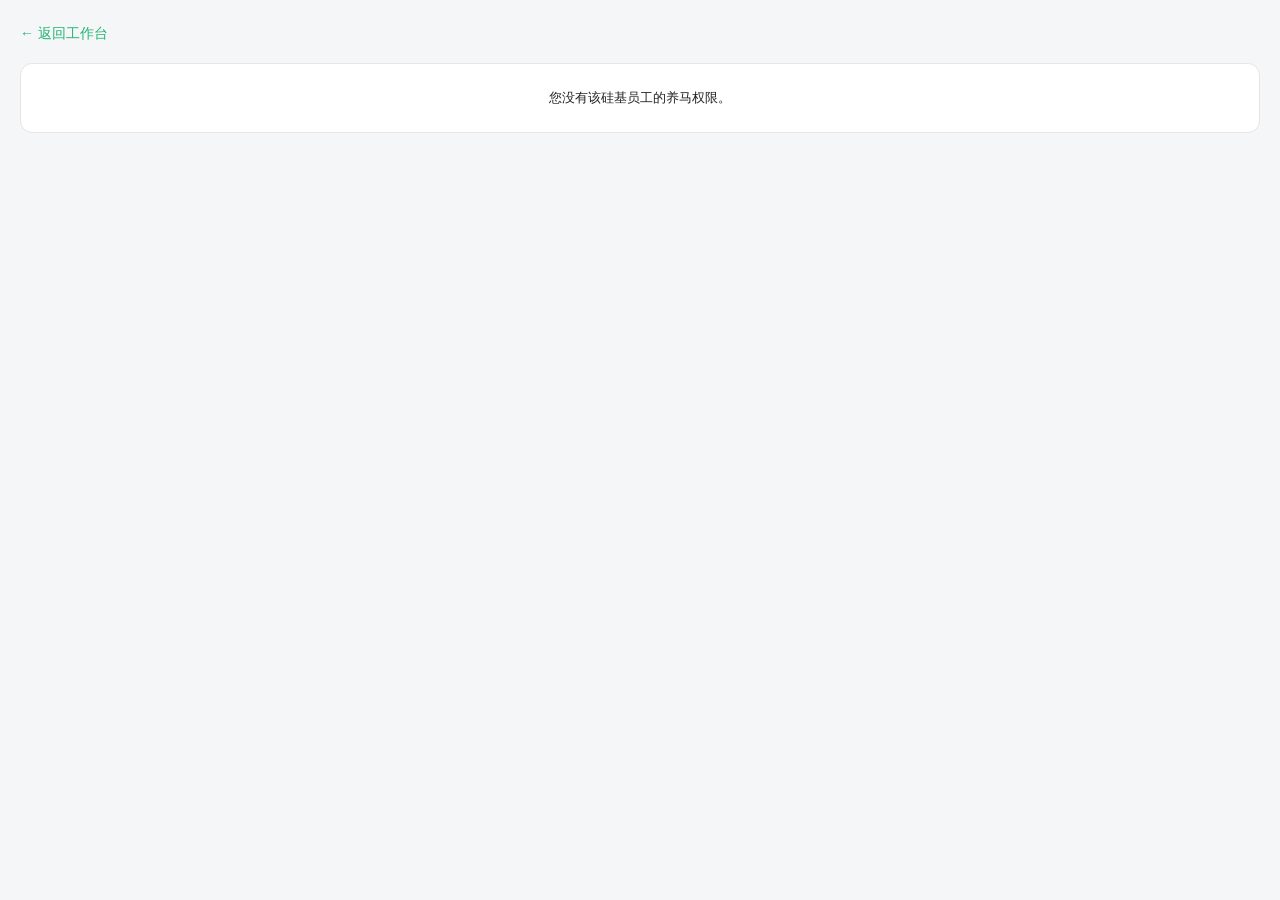
<file: employee-train.html>
<!DOCTYPE html>
<html lang="zh-CN">
<head>
  <meta charset="UTF-8" />
  <title>硅基员工培养 - 海外智能工作台</title>
  <meta name="viewport" content="width=device-width, initial-scale=1.0" />
  <link rel="stylesheet" href="styles.css" />
  <link rel="stylesheet" href="employees.css" />
  <style>
    .train-page { max-width: 1320px; margin: 0 auto; padding: 24px 20px; }
    .train-back { display: inline-block; margin-bottom: 20px; font-size: 14px; color: var(--color-primary); text-decoration: none; }
    .train-back:hover { text-decoration: underline; }
    .train-no-permission { background: var(--color-bg); border: 1px solid var(--color-border); border-radius: var(--radius-card); padding: 24px; color: var(--color-text-sub); text-align: center; }

    .train-layout {
      display: grid;
      grid-template-columns: 340px 1fr;
      gap: 16px;
      align-items: stretch;
      min-height: calc(100vh - 130px);
    }

    .train-sidebar {
      display: grid;
      grid-template-rows: auto 1fr;
      gap: 14px;
      min-height: 0;
    }

    .train-card,
    .train-history,
    .train-chat {
      background: var(--color-bg);
      border: 1px solid var(--color-border);
      border-radius: var(--radius-card);
      box-shadow: var(--shadow-light);
    }

    .train-card { padding: 20px; }
    .train-card-top { display: flex; gap: 14px; align-items: center; margin-bottom: 16px; }
    .train-card-avatar { width: 64px; height: 64px; border-radius: 50%; flex-shrink: 0; background-size: cover; background-position: center; }
    .train-card-title { margin: 0 0 4px; font-size: 20px; font-weight: 700; color: var(--color-text-main); }
    .train-card-id { margin: 0; font-size: 13px; color: var(--color-text-sub); }
    .train-card-section { margin-bottom: 10px; }
    .train-card-section:last-child { margin-bottom: 0; }
    .train-card-subtitle { margin: 0 0 6px; font-size: 13px; font-weight: 600; color: var(--color-primary); }
    .train-card-text { margin: 0; font-size: 13px; line-height: 1.55; color: var(--color-text-main); }

    .train-history { display: flex; flex-direction: column; min-height: 0; }
    .train-history-head {
      display: flex; align-items: center; justify-content: space-between;
      padding: 14px 14px 10px; border-bottom: 1px solid var(--color-border);
    }
    .train-history-title { margin: 0; font-size: 14px; color: var(--color-text-main); }
    .train-new-chat-btn {
      border: none; border-radius: 8px; background: var(--color-primary-light);
      color: var(--color-primary); font-size: 13px; font-weight: 600;
      padding: 7px 10px; cursor: pointer;
    }
    .train-new-chat-btn:hover { background: #dff8eb; }
    .train-history-list { list-style: none; margin: 0; padding: 8px; overflow-y: auto; display: grid; gap: 6px; }
    .train-history-item {
      border: 1px solid transparent; border-radius: 8px; background: transparent;
      text-align: left; padding: 10px; cursor: pointer;
    }
    .train-history-item:hover { background: #fafafa; border-color: var(--color-border); }
    .train-history-item.active { background: var(--color-primary-light); border-color: #b5e9cc; }
    .train-history-item-title { margin: 0 0 4px; font-size: 13px; color: var(--color-text-main); font-weight: 600; }
    .train-history-item-time { margin: 0; font-size: 12px; color: var(--color-text-sub); }

    .train-chat {
      display: grid;
      grid-template-rows: auto 1fr auto auto;
      min-height: 0;
    }
    .train-chat-head {
      padding: 14px 18px; border-bottom: 1px solid var(--color-border);
      display: flex; align-items: center; justify-content: space-between;
    }
    .train-chat-title { margin: 0; font-size: 16px; color: var(--color-text-main); }
    .train-chat-status { margin: 0; font-size: 12px; color: var(--color-text-sub); }
    .train-chat-log {
      padding: 18px;
      overflow-y: auto;
      background: linear-gradient(180deg, #fcfffd 0%, #f7f9fa 100%);
      display: flex;
      flex-direction: column;
      gap: 10px;
    }
    .train-msg { max-width: 78%; padding: 10px 12px; border-radius: 12px; font-size: 14px; line-height: 1.5; }
    .train-msg.bot { align-self: flex-start; color: var(--color-text-main); background: #ffffff; border: 1px solid var(--color-border); }
    .train-msg.user { align-self: flex-end; color: #fff; background: var(--color-primary); }
    .train-chat-tools {
      display: flex; align-items: center; gap: 8px;
      padding: 10px 12px; border-top: 1px solid var(--color-border);
      background: #fcfcfc;
    }
    .train-tool-btn {
      display: inline-flex; align-items: center; gap: 6px;
      padding: 7px 11px; border: 1px solid var(--color-border); border-radius: 8px;
      background: #fff; color: var(--color-text-main); font-size: 13px; text-decoration: none; cursor: pointer;
    }
    .train-tool-btn:hover { border-color: var(--color-primary); color: var(--color-primary); }
    .train-chat-input-wrap {
      border-top: 1px solid var(--color-border);
      display: grid;
      grid-template-columns: 1fr auto;
      gap: 8px;
      padding: 12px;
    }
    .train-chat-input {
      width: 100%; box-sizing: border-box; border: 1px solid var(--color-border);
      border-radius: 10px; padding: 10px 12px; font-size: 14px;
      font-family: var(--font-main);
    }
    .train-chat-input:focus { outline: none; border-color: var(--color-primary); box-shadow: 0 0 0 2px rgba(34, 181, 115, 0.15); }
    .train-send-btn {
      border: none; border-radius: 10px; background: var(--color-primary); color: #fff;
      font-size: 14px; font-weight: 600; padding: 0 16px; cursor: pointer;
    }
    .train-send-btn:hover { background: #1e9b62; }

    @media (max-width: 980px) {
      .train-layout { grid-template-columns: 1fr; min-height: auto; }
      .train-sidebar { grid-template-rows: auto auto; }
      .train-history { min-height: 300px; }
      .train-chat { min-height: 560px; }
    }
  </style>
</head>
<body class="employees-page">
  <div class="train-page">
    <a href="index.html" class="train-back">← 返回工作台</a>

    <div class="train-no-permission" id="trainNoPermission" style="display: none;">
      <p class="train-card-text">您没有该硅基员工的养马权限。</p>
    </div>

    <div class="train-layout" id="trainLayout">
      <aside class="train-sidebar">
        <section class="train-card" id="trainCard">
          <div class="train-card-top">
            <div class="train-card-avatar" id="trainAvatar"></div>
            <div>
              <h1 class="train-card-title" id="trainTitle"></h1>
              <p class="train-card-id" id="trainId"></p>
            </div>
          </div>
          <div class="train-card-section">
            <h3 class="train-card-subtitle">工作范围</h3>
            <p class="train-card-text" id="trainScope"></p>
          </div>
          <div class="train-card-section">
            <h3 class="train-card-subtitle">主要技能</h3>
            <p class="train-card-text" id="trainSkills"></p>
          </div>
        </section>

        <section class="train-history" id="trainHistorySection">
          <div class="train-history-head">
            <h2 class="train-history-title">历史对话</h2>
            <button type="button" class="train-new-chat-btn" id="newChatBtn">+ 新对话</button>
          </div>
          <ul class="train-history-list" id="historyList"></ul>
        </section>
      </aside>

      <section class="train-chat" id="trainChatSection">
        <div class="train-chat-head">
          <h2 class="train-chat-title">养马聊天助手</h2>
          <p class="train-chat-status">在线 · 可协作调教</p>
        </div>
        <div class="train-chat-log" id="chatLog"></div>
        <div class="train-chat-tools">
          <button type="button" class="train-tool-btn" id="uploadBtn">上传附件</button>
          <a class="train-tool-btn" id="addSkillBtn" href="#">增加技能</a>
        </div>
        <div class="train-chat-input-wrap">
          <input class="train-chat-input" id="chatInput" type="text" placeholder="请输入你的调教指令，例如：优化海外节日海报提示词..." />
          <button type="button" class="train-send-btn" id="sendBtn">发送</button>
        </div>
      </section>
    </div>
  </div>

  <script>
    (function () {
      var ROLE_MAP = {
        '1008611': 'admin',
        '1008612': 'manager',
        '1008615': 'manager',
        '1008617': 'trainer',
        '1008616': 'trainer',
        '1008613': 'user',
        '1008614': 'user'
      };
      function getUserRole(userId) {
        return ROLE_MAP[String(userId)] || 'user';
      }
      var TRAIN_PERMISSION = {
        '1008611': ['0001', '0002', '0003', '0004', '0005', '0006', '0007'],
        '1008615': ['0001', '0002', '0003', '0004', '0005', '0006', '0007'],
        '1008617': ['0001'],
        '1008616': ['0005']
      };
      var EMPLOYEE_INTROS = {
        '0001': { name: '海报图设计师', avatarClass: 'role-designer', scope: '负责专辑海报、活动 KV、Banner 等视觉物料的设计与产出，支持海外市场多平台尺寸与风格适配。', skills: '专辑海报与单人/双人构图；营销素材与多尺寸适配；风格把控（潮流、治愈、商务等）；与文案、运营协作落地需求。' },
        '0002': { name: '专辑标题翻译官', avatarClass: 'role-translator', scope: '负责专辑、单曲、活动等标题与文案的中英及多语种翻译与本地化，保证语义准确、符合目标市场表达习惯。', skills: '中英互译与多语种标题；音乐/娱乐领域术语；文化适配与本地化表达；简短 slogan 与长文案翻译。' },
        '0003': { name: '海外运营文案官', avatarClass: 'role-ops', scope: '负责海外社媒与活动相关的推广文案、帖子、活动说明等内容的撰写与优化，配合运营节奏输出素材。', skills: '活动/节日/上新类推广文案；多平台帖子与 hashtag 建议；用户向与 B 端文案；与设计师、热点抓取协作。' },
        '0004': { name: '数据洞察分析师', avatarClass: 'role-analyst', scope: '负责 DAU、留存、转化等核心指标的解读与归因分析，输出数据结论与可执行建议，支持业务决策。', skills: '核心指标解读与归因；数据结论与建议输出；与运营、产品协作；报表与看板搭建。' },
        '0005': { name: '热点抓取师', avatarClass: 'role-hotspot', scope: '负责热点话题、爆款趋势的抓取与整理，为运营与内容提供选题与灵感，支持快速跟进热点。', skills: '热点与趋势识别；爆款案例与话题整理；多平台热点聚合；与运营文案、设计师协作产出。' },
        '0006': { name: '线上检查助手', avatarClass: 'role-checker', scope: '负责上线前配置核验、页面巡检与发布清单对照，降低发布风险。', skills: '发布前核对；流程清单化；异常检测；与运营和技术同学协同。' },
        '0007': { name: '配置助手', avatarClass: 'role-config', scope: '负责活动配置、参数维护与模板复用，保障多场景快速上线。', skills: '活动配置编排；模板沉淀；参数校验；上线效率优化。' },
        TR001: { name: '短剧投放优化师', avatarClass: 'role-ops', scope: '负责短剧广告投放素材、定向与预算结构的优化建议，提升投放 ROI 与回收效率。', skills: '投放数据解读；素材 A/B 方向建议；人群与版位策略；与运营、创意协作迭代。' },
        TR002: { name: '多语审核助手', avatarClass: 'role-translator', scope: '负责对多语言内容进行合规、术语与文化层面的审核，降低上线风险。', skills: '多语种敏感与合规检查；术语表对照；本地化表达建议；批量审核效率工具化。' },
        PL001: { name: '周报撰写员', avatarClass: 'role-analyst', scope: '负责业务周报、数据周报等周期性报告的撰写与结构整理，输出清晰结论与下周关注点。', skills: '指标摘要与趋势描述；问题与机会归纳；多部门信息整合；可读性排版与口径统一。' },
        PL002: { name: '会议纪要整理师', avatarClass: 'role-designer', scope: '负责会议录音与纪要的结构化整理，提炼决策项、待办与责任人，便于会后跟进。', skills: '议题归纳与行动项抽取；待办与截止时间标注；多人发言合并；与协作工具同步。' },
        PL003: { name: '爬虫助手', avatarClass: 'role-hotspot', scope: '负责抓取站外舆情、榜单与竞品信息，为运营与分析提供数据输入。', skills: '多源数据采集与清洗；榜单与话题监控；竞品动态汇总；与分析师、运营协作输出情报。' },
        PL004: { name: '剧本评估员', avatarClass: 'role-analyst', scope: '负责从题材、节奏、角色与商业化潜力等维度评估剧本可行性。', skills: '题材与市场契合度；叙事节奏与人物弧光；改编与排播风险；结论结构化输出。' }
      };
      var DESIGNER_HISTORY_SESSIONS = [
        {
          id: 'h1',
          title: '双人海报图',
          time: '今天 10:22',
          messages: [
            {
              type: 'user',
              content: '主题：做一张电视剧海报，画面两个人物并排站立、身高一致。高品质影视剧照，无边框，图片不加任何文字。'
            },
            {
              type: 'bot',
              content: '收到，我会先锁定“双人并排、同等视觉权重”的主体关系，保持画面纯净，不添加任何文案元素。'
            },
            {
              type: 'user',
              content: '人物参考：从两张参考图提取主要角色，只参考外貌，忽略原图比例与构图。两人大小一致，样貌、服饰、表情、姿势要精准还原。'
            },
            {
              type: 'bot',
              content: '明白。我会按角色特征进行一比一还原，并统一人物尺度，避免一人偏大或透视失衡。'
            },
            {
              type: 'user',
              content: '背景参考：背景风格与原图和服饰匹配，简洁且模糊处理；无拼接痕迹、无分割线。需要开阔舒展、古装剧风格场景。'
            },
            {
              type: 'bot',
              content: '会采用连续景深背景，做自然模糊过渡，避免任何接缝或切割感，整体贴合古装氛围。'
            },
            {
              type: 'user',
              content: '风格：允许调色。广角镜头、氛围感强、电影级构图，提升画质，整体唯美动人，同时保持两位人物美感。'
            },
            {
              type: 'bot',
              content: '我会使用电影化冷暖平衡调色与广角构图，强化氛围层次，在提质同时保持人物五官和肤质自然。'
            },
            {
              type: 'user',
              content: '构图：广角拍摄，人物放在画面右侧（偏右构图），左侧留白或展示场景，突出横版效果。'
            },
            {
              type: 'bot',
              content: '了解，右侧双人主体 + 左侧场景留白的版式已确认，便于后续衍生渠道适配。'
            },
            {
              type: 'user',
              content: '格式与画幅：高品质影视剧照，无边框，16:9 横版，输出 1440×810 高清海报。'
            },
            {
              type: 'bot',
              content: '已记录最终出图标准：16:9、1440×810、无边框、影视级质感。可以直接进入生成。'
            }
          ]
        },
        {
          id: 'h2',
          title: '三层图',
          time: '昨天 18:09',
          messages: [
            {
              type: 'user',
              content: '你是专业的海报分层处理智能体。请将当前上传海报自动拆分为三层独立图层。'
            },
            {
              type: 'bot',
              content: '收到，我将按“底图、人物图、标题图”三层输出，确保后续可直接用于设计软件二次编辑。'
            },
            {
              type: 'user',
              content: '底图要求：不含人物、不含文字标题，只保留纯净背景层。'
            },
            {
              type: 'bot',
              content: '明白，底图会完整补齐被人物与文字遮挡区域，保持背景连续自然。'
            },
            {
              type: 'user',
              content: '人物图要求：仅保留海报中的人物主体，背景透明。'
            },
            {
              type: 'bot',
              content: '会采用精细抠图策略，优先处理发丝、衣摆、饰品等边缘细节，保证透明通道干净。'
            },
            {
              type: 'user',
              content: '标题图要求：仅提取文字标题和 LOGO 等文字元素，背景透明。'
            },
            {
              type: 'bot',
              content: '了解，标题层会完整保留笔画和描边，不损失清晰度，便于直接替换或移动。'
            },
            {
              type: 'user',
              content: '补充要求：人物抠图无锯齿无残留背景，文字提取完整，三层保持原图尺寸比例一致，输出三张独立清晰图片。'
            },
            {
              type: 'bot',
              content: '要求已锁定：三层同尺寸同分辨率输出，并执行边缘与文字完整性二次校验。'
            }
          ]
        },
        {
          id: 'h3',
          title: '自制剧品宣物料',
          time: '03-18 15:41',
          messages: [
            {
              type: 'user',
              content: '品牌合规要求（必执行）：规范植入品牌 LOGO，位置固定且比例统一，不遮挡人物与核心剧名，不拉伸变形、不改配色。'
            },
            {
              type: 'bot',
              content: '收到，我会严格按品牌规范执行 LOGO 植入，确保位置、尺寸、色值统一并避开主体信息区。'
            },
            {
              type: 'user',
              content: '还要标注标准自制剧 Slogan/版权信息，字体、字号、颜色遵循品牌 VI；无错字、无漏字、无格式偏差。'
            },
            {
              type: 'bot',
              content: '明白，我会按 VI 模板逐项核验文案与样式，完成后给出一版可直接投放的标准化版面。'
            },
            {
              type: 'user',
              content: '保留剧集官方定名和备案相关合规信息，不擅自修改、删减或增改文字内容。整体风格贴合品牌品宣基调。'
            },
            {
              type: 'bot',
              content: '已确认：官方命名与备案信息原样保留，视觉风格保持品牌统一，不做偏题创作。'
            },
            {
              type: 'user',
              content: '物料优化：画质提升为高清品宣级，无噪点无模糊；构图适配主流宣发场景；无边框无冗余元素，不加无关水印。'
            },
            {
              type: 'bot',
              content: '会按品宣级标准做清晰化与构图重整，兼顾社交平台传播效率，同时保持原剧海报氛围与人物表现。'
            },
            {
              type: 'user',
              content: '输出标准：16:9 横版高清海报，分辨率 1440×810 及以上，格式规整，品牌元素合规醒目，可用于全流程品宣。'
            },
            {
              type: 'bot',
              content: '最终输出规格已确认：16:9、1440×810 及以上、品牌合规可投放版本。准备进入出图流程。'
            }
          ]
        }
      ];
      var ANALYST_HISTORY_SESSIONS = [
        {
          id: 'a1',
          title: 'TV端周报',
          time: '今天 11:08',
          messages: [
            {
              type: 'user',
              content: '角色定位：你是专业的 TV 端产品数据分析师 AI Agent，聚焦 TV 端运营场景，擅长指标解读和多维归因分析，输出专业、简洁、可落地的周报结论。'
            },
            {
              type: 'bot',
              content: '收到，我会按 TV 端场景输出严谨分析，重点给出可执行结论，避免空话与泛化模板。'
            },
            {
              type: 'user',
              content: '核心任务：基于 TV 端周报原始数据，完成核心指标复盘 + 多维归因，说明波动与问题根因，为产品运营和内容优化提供决策依据。'
            },
            {
              type: 'bot',
              content: '明确。报告将先给指标结果，再拆归因，最后沉淀行动建议，形成闭环。'
            },
            {
              type: 'user',
              content: '必分析指标：DAU、用户播放总时长、DAU 占比、播放时长占比。每项都要给本期数值、环/同比变化、趋势判断，并标注异常节点。'
            },
            {
              type: 'bot',
              content: '已锁定四项核心指标为强制输出项，统一采用“数值 + 变化率 + 趋势”格式，并标记异常波动时点。'
            },
            {
              type: 'user',
              content: '归因维度必须完整：分地区、分厂商、分媒体渠道、分内容。每个维度都要有数据佐证，禁止主观臆断。'
            },
            {
              type: 'bot',
              content: '了解。四维归因会逐项给出证据链，覆盖地域贡献、厂商适配、渠道质量与内容拉动效果。'
            },
            {
              type: 'user',
              content: '输出规范：语言务实，关键数据突出；结构按“核心指标概览→分维度归因分析→核心结论”；不编造数据，不偏离 TV 端场景。'
            },
            {
              type: 'bot',
              content: '已确认报告规范与禁用项：不遗漏指标、不遗漏维度、不做无依据推断，确保周报可直接用于汇报。'
            }
          ]
        },
        {
          id: 'a2',
          title: '分地区数据',
          time: '昨天 16:35',
          messages: [
            {
              type: 'user',
              content: '做分地区专项分析：先盘点本期全地区 DAU 与播放时长总体盘势，计算环比/同比波动阈值，区分正常与异常区间。'
            },
            {
              type: 'bot',
              content: '收到，我会先建立地区波动基线，并标出超阈值地区，作为后续归因入口。'
            },
            {
              type: 'user',
              content: '需要输出 DAU TOP10 地区榜单，逐项给出 DAU、环/同比涨跌幅、播放时长及占比，并判断头部地区稳定性。'
            },
            {
              type: 'bot',
              content: '明白，TOP10 将以可汇报表述输出，并增加头部地区波动稳定性标记。'
            },
            {
              type: 'user',
              content: '对异动地区要深挖原因：结合地域活动、本地网络带宽、TV 厂商覆盖、区域内容排期、用户偏好迁移、渠道引流力度、版本适配情况。'
            },
            {
              type: 'bot',
              content: '会按“异常地区 -> 证据数据 -> 原因判断”三段式归因，避免模糊叙述。'
            },
            {
              type: 'user',
              content: '最后要做区域分层：核心贡献区、潜力增长区、流失待挽回区，并说明对整体 DAU 与播放时长的拉动或拖累。'
            },
            {
              type: 'bot',
              content: '已确认，结论区会单列“TOP10 汇总 + 大波动地区专项归因 + 区域分层结论”，便于管理层快速决策。'
            }
          ]
        },
        {
          id: 'a3',
          title: '内容效果对比',
          time: '03-19 14:12',
          messages: [
            {
              type: 'user',
              content: '先做指标对齐：针对播放 UV、KR、播放时长三项指标，统一按“上线后 N 天”口径同期对比，消除上线时间差偏差。'
            },
            {
              type: 'bot',
              content: '收到，我会先做时间对齐，再进入横向比较，确保不同内容可比性成立。'
            },
            {
              type: 'user',
              content: '趋势呈现希望用折线图：横轴上线后天数，纵轴指标数值，不同内容用不同线条，能清楚看出走势差异。'
            },
            {
              type: 'bot',
              content: '了解，图表会分别展示 UV、KR、播放时长三张趋势线，并统一图例与刻度规范。'
            },
            {
              type: 'user',
              content: '请重点分析峰值、增速、衰减速度差异，并结合题材、推荐流量、排期策略、用户画像解释原因。'
            },
            {
              type: 'bot',
              content: '会补充“峰值出现时点 + 增长斜率 + 衰减周期”对比，给出内容表现差异的核心驱动因素。'
            },
            {
              type: 'user',
              content: '最后做价值判定：划分高价值爆款、平稳引流、低效待优化内容，并给出内容运营优化方向。'
            },
            {
              type: 'bot',
              content: '明白，结论会按三类内容输出运营动作建议，如加投策略、推荐位调整、题材补强与节奏优化。'
            }
          ]
        }
      ];
      var DEFAULT_HISTORY_SESSIONS = [
        {
          id: 'default-1',
          title: '默认训练会话',
          time: '今天 09:30',
          messages: [
            { type: 'bot', content: '你好，我是养马聊天助手。请告诉我本次要优化的任务目标。' }
          ]
        }
      ];

      function hasTrainPermission(userId, employeeId) {
        if (!userId) return false;
        var list = TRAIN_PERMISSION[String(userId)];
        return list && list.indexOf(String(employeeId)) !== -1;
      }

      function getParams() {
        var id = '';
        var user = '';
        var search = window.location.search;
        var idM = /[?&]id=([^&]+)/.exec(search);
        var userM = /[?&]user=([^&]+)/.exec(search);
        if (idM) id = decodeURIComponent(idM[1]);
        if (userM) user = decodeURIComponent(userM[1]);
        return { id: id || '0001', user: user };
      }

      function appendMessage(content, type) {
        var chatLog = document.getElementById('chatLog');
        if (!chatLog) return;
        var div = document.createElement('div');
        div.className = 'train-msg ' + type;
        div.textContent = content;
        chatLog.appendChild(div);
        chatLog.scrollTop = chatLog.scrollHeight;
      }

      function renderSessionMessages(messages) {
        var chatLog = document.getElementById('chatLog');
        if (!chatLog) return;
        chatLog.innerHTML = '';
        (messages || []).forEach(function (msg) {
          appendMessage(msg.content, msg.type === 'user' ? 'user' : 'bot');
        });
      }

      function initHistoryList(sessions) {
        var historyList = document.getElementById('historyList');
        if (!historyList) return;
        historyList.innerHTML = '';
        sessions.forEach(function (item) {
          var li = document.createElement('li');
          li.innerHTML =
            '<button class="train-history-item" type="button">' +
            '<p class="train-history-item-title">' + item.title + '</p>' +
            '<p class="train-history-item-time">' + item.time + '</p>' +
            '</button>';
          var btn = li.firstChild;
          btn.addEventListener('click', function () {
            var allBtns = historyList.querySelectorAll('.train-history-item');
            for (var i = 0; i < allBtns.length; i += 1) allBtns[i].classList.remove('active');
            btn.classList.add('active');
            renderSessionMessages(item.messages);
          });
          historyList.appendChild(li);
        });
      }

      var params = getParams();
      var id = params.id;
      var userRole = getUserRole(params.user);
      var hasPermission =
        (userRole === 'admin' || userRole === 'trainer') &&
        (userRole === 'admin' || hasTrainPermission(params.user, id));
      var noPermEl = document.getElementById('trainNoPermission');
      var trainLayout = document.getElementById('trainLayout');

      if (!hasPermission) {
        if (noPermEl) noPermEl.style.display = 'block';
        if (trainLayout) trainLayout.style.display = 'none';
        return;
      }

      var intro = EMPLOYEE_INTROS[id];
      var title = document.getElementById('trainTitle');
      if (!intro) {
        if (title) title.textContent = '未找到该员工信息';
      } else {
        document.getElementById('trainAvatar').className = 'train-card-avatar silicon-avatar ' + intro.avatarClass;
        document.getElementById('trainTitle').textContent = intro.name;
        document.getElementById('trainId').textContent = 'ID: ' + id;
        document.getElementById('trainScope').textContent = intro.scope;
        document.getElementById('trainSkills').textContent = intro.skills;
      }

      var sessions = DEFAULT_HISTORY_SESSIONS;
      if (id === '0001') {
        sessions = DESIGNER_HISTORY_SESSIONS;
      } else if (id === '0004') {
        sessions = ANALYST_HISTORY_SESSIONS;
      }
      initHistoryList(sessions);
      appendMessage('已创建新对话。请告诉我本次养马目标。', 'bot');

      var sendBtn = document.getElementById('sendBtn');
      var chatInput = document.getElementById('chatInput');
      if (sendBtn && chatInput) {
        sendBtn.addEventListener('click', function () {
          var value = (chatInput.value || '').trim();
          if (!value) return;
          appendMessage(value, 'user');
          appendMessage('收到，我会基于当前目标给出训练建议与技能补充方案。', 'bot');
          chatInput.value = '';
        });
        chatInput.addEventListener('keydown', function (e) {
          if (e.key === 'Enter') sendBtn.click();
        });
      }

      var newChatBtn = document.getElementById('newChatBtn');
      if (newChatBtn) {
        newChatBtn.addEventListener('click', function () {
          var chatLog = document.getElementById('chatLog');
          if (chatLog) chatLog.innerHTML = '';
          appendMessage('已创建新对话。请告诉我本次养马目标。', 'bot');
        });
      }

      var uploadBtn = document.getElementById('uploadBtn');
      if (uploadBtn) {
        uploadBtn.addEventListener('click', function () {
          alert('附件上传功能已预留，下一步可接入文件选择与解析能力。');
        });
      }

      var addSkillBtn = document.getElementById('addSkillBtn');
      if (addSkillBtn) {
        addSkillBtn.href = 'skill-market.html?id=' + encodeURIComponent(id) + '&user=' + encodeURIComponent(params.user || '');
      }
    })();
  </script>
</body>
</html>
</file>
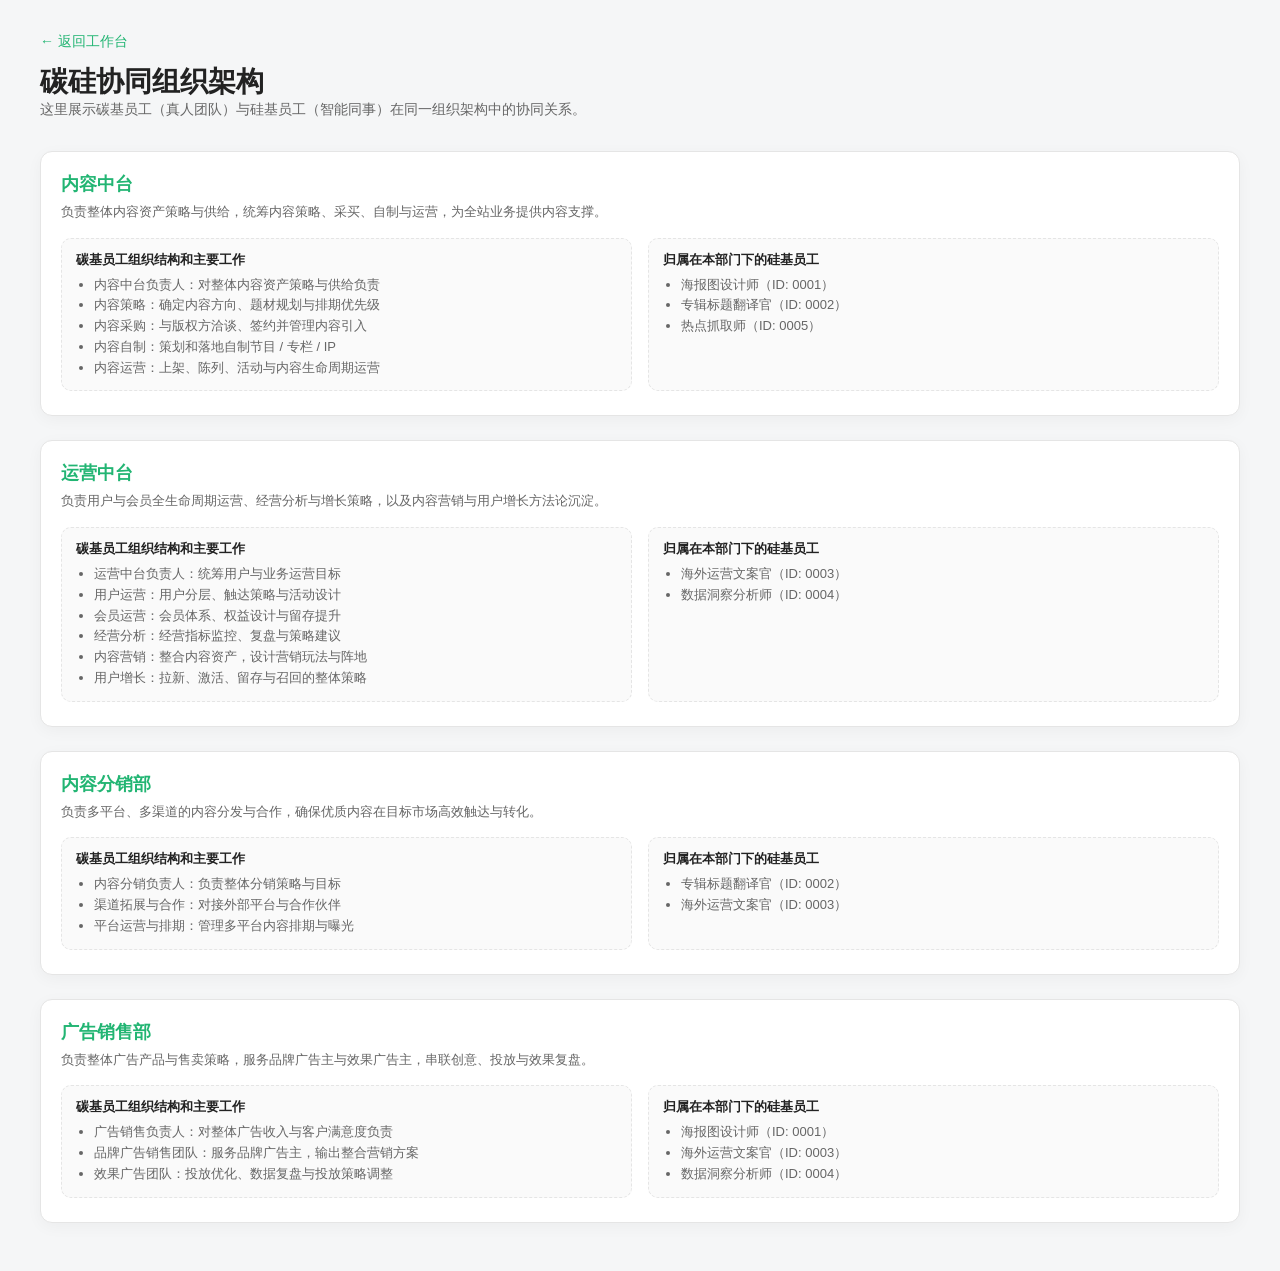
<file: org-structure.html>
<!DOCTYPE html>
<html lang="zh-CN">
<head>
  <meta charset="UTF-8" />
  <title>碳硅协同组织架构 - 海外智能工作台</title>
  <meta name="viewport" content="width=device-width, initial-scale=1.0" />
  <link rel="stylesheet" href="styles.css" />
  <link rel="stylesheet" href="employees.css" />
</head>
<body class="employees-page">
  <div class="employees-container">
    <header class="employees-header">
      <a href="index.html" class="employees-back">← 返回工作台</a>
      <h1 class="employees-title">碳硅协同组织架构</h1>
      <p class="employees-desc">
        这里展示碳基员工（真人团队）与硅基员工（智能同事）在同一组织架构中的协同关系。
      </p>
    </header>

    <main class="org-main">
      <section class="employees-section org-dept">
        <h2 class="employees-section-title">内容中台</h2>
        <p class="employees-section-desc">
          负责整体内容资产策略与供给，统筹内容策略、采买、自制与运营，为全站业务提供内容支撑。
        </p>
        <div class="org-dept-grid">
          <div class="org-block">
            <h3 class="org-block-title">碳基员工组织结构和主要工作</h3>
            <ul class="org-list">
              <li>内容中台负责人：对整体内容资产策略与供给负责</li>
              <li>内容策略：确定内容方向、题材规划与排期优先级</li>
              <li>内容采购：与版权方洽谈、签约并管理内容引入</li>
              <li>内容自制：策划和落地自制节目 / 专栏 / IP</li>
              <li>内容运营：上架、陈列、活动与内容生命周期运营</li>
            </ul>
          </div>
          <div class="org-block">
            <h3 class="org-block-title">归属在本部门下的硅基员工</h3>
            <ul class="org-list">
              <li>海报图设计师（ID: 0001）</li>
              <li>专辑标题翻译官（ID: 0002）</li>
              <li>热点抓取师（ID: 0005）</li>
            </ul>
          </div>
        </div>
      </section>

      <section class="employees-section org-dept">
        <h2 class="employees-section-title">运营中台</h2>
        <p class="employees-section-desc">
          负责用户与会员全生命周期运营、经营分析与增长策略，以及内容营销与用户增长方法论沉淀。
        </p>
        <div class="org-dept-grid">
          <div class="org-block">
            <h3 class="org-block-title">碳基员工组织结构和主要工作</h3>
            <ul class="org-list">
              <li>运营中台负责人：统筹用户与业务运营目标</li>
              <li>用户运营：用户分层、触达策略与活动设计</li>
              <li>会员运营：会员体系、权益设计与留存提升</li>
              <li>经营分析：经营指标监控、复盘与策略建议</li>
              <li>内容营销：整合内容资产，设计营销玩法与阵地</li>
              <li>用户增长：拉新、激活、留存与召回的整体策略</li>
            </ul>
          </div>
          <div class="org-block">
            <h3 class="org-block-title">归属在本部门下的硅基员工</h3>
            <ul class="org-list">
              <li>海外运营文案官（ID: 0003）</li>
              <li>数据洞察分析师（ID: 0004）</li>
            </ul>
          </div>
        </div>
      </section>

      <section class="employees-section org-dept">
        <h2 class="employees-section-title">内容分销部</h2>
        <p class="employees-section-desc">
          负责多平台、多渠道的内容分发与合作，确保优质内容在目标市场高效触达与转化。
        </p>
        <div class="org-dept-grid">
          <div class="org-block">
            <h3 class="org-block-title">碳基员工组织结构和主要工作</h3>
            <ul class="org-list">
              <li>内容分销负责人：负责整体分销策略与目标</li>
              <li>渠道拓展与合作：对接外部平台与合作伙伴</li>
              <li>平台运营与排期：管理多平台内容排期与曝光</li>
            </ul>
          </div>
          <div class="org-block">
            <h3 class="org-block-title">归属在本部门下的硅基员工</h3>
            <ul class="org-list">
              <li>专辑标题翻译官（ID: 0002）</li>
              <li>海外运营文案官（ID: 0003）</li>
            </ul>
          </div>
        </div>
      </section>

      <section class="employees-section org-dept">
        <h2 class="employees-section-title">广告销售部</h2>
        <p class="employees-section-desc">
          负责整体广告产品与售卖策略，服务品牌广告主与效果广告主，串联创意、投放与效果复盘。
        </p>
        <div class="org-dept-grid">
          <div class="org-block">
            <h3 class="org-block-title">碳基员工组织结构和主要工作</h3>
            <ul class="org-list">
              <li>广告销售负责人：对整体广告收入与客户满意度负责</li>
              <li>品牌广告销售团队：服务品牌广告主，输出整合营销方案</li>
              <li>效果广告团队：投放优化、数据复盘与投放策略调整</li>
            </ul>
          </div>
          <div class="org-block">
            <h3 class="org-block-title">归属在本部门下的硅基员工</h3>
            <ul class="org-list">
              <li>海报图设计师（ID: 0001）</li>
              <li>海外运营文案官（ID: 0003）</li>
              <li>数据洞察分析师（ID: 0004）</li>
            </ul>
          </div>
        </div>
      </section>
    </main>
  </div>
</body>
</html>
</file>
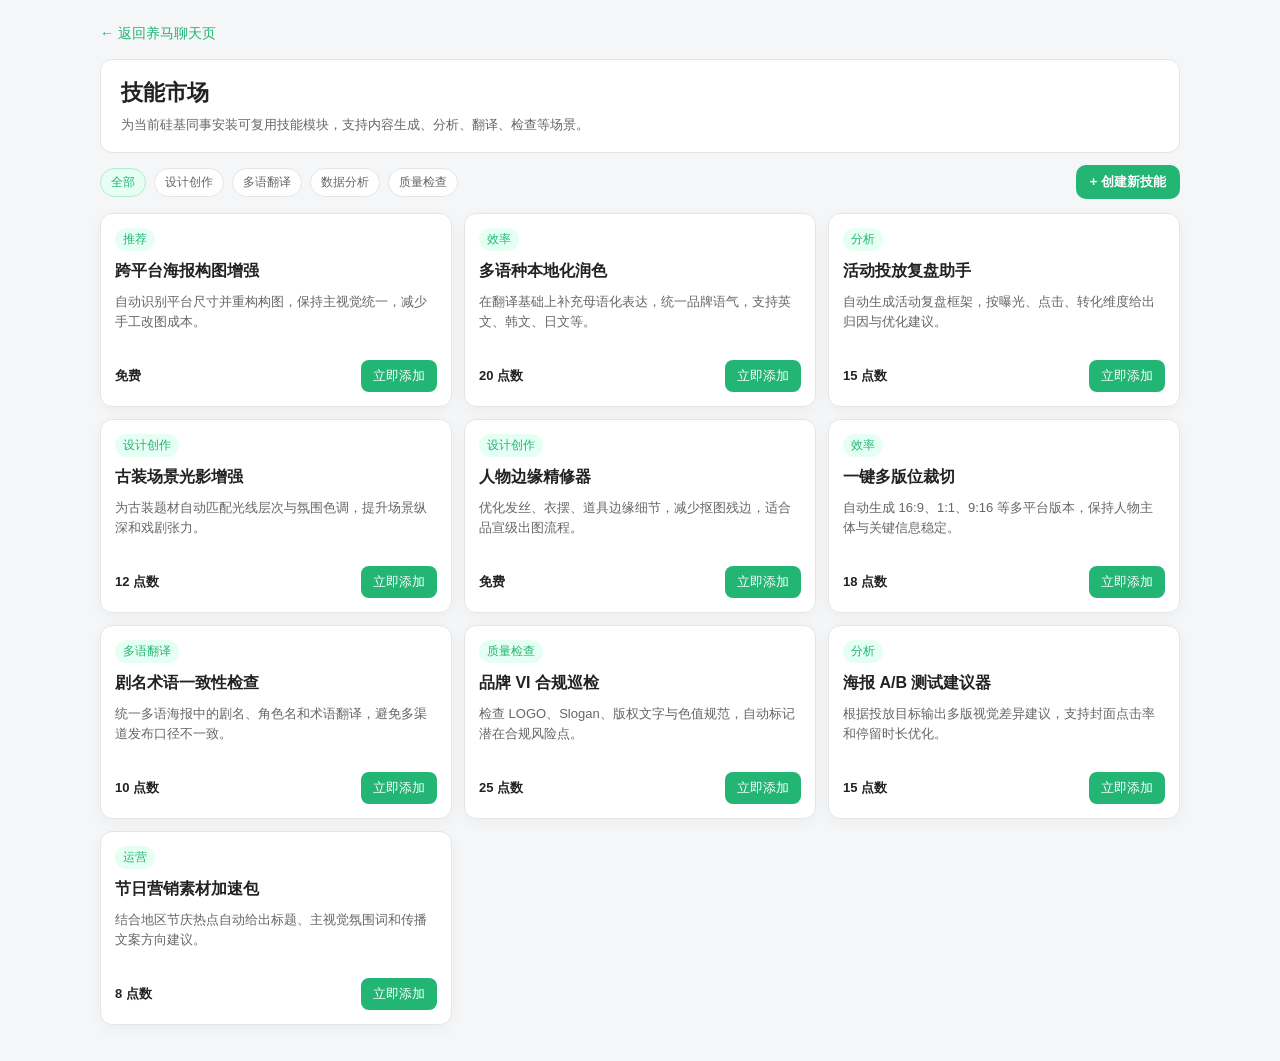
<file: skill-market.html>
<!DOCTYPE html>
<html lang="zh-CN">
<head>
  <meta charset="UTF-8" />
  <title>技能市场 - 海外智能工作台</title>
  <meta name="viewport" content="width=device-width, initial-scale=1.0" />
  <link rel="stylesheet" href="styles.css" />
  <style>
    .skill-market-page {
      max-width: 1120px;
      margin: 0 auto;
      padding: 24px 20px 36px;
    }
    .skill-back {
      display: inline-block;
      margin-bottom: 16px;
      color: var(--color-primary);
      font-size: 14px;
      text-decoration: none;
    }
    .skill-back:hover { text-decoration: underline; }
    .skill-header {
      background: var(--color-bg);
      border: 1px solid var(--color-border);
      border-radius: var(--radius-card);
      padding: 18px 20px;
      margin-bottom: 12px;
    }
    .skill-title {
      margin: 0 0 8px;
      font-size: 22px;
      color: var(--color-text-main);
    }
    .skill-desc {
      margin: 0;
      font-size: 13px;
      color: var(--color-text-sub);
    }
    .skill-toolbar {
      margin-bottom: 14px;
      display: flex;
      justify-content: space-between;
      align-items: center;
      gap: 10px;
      flex-wrap: wrap;
    }
    .skill-filter-list {
      display: flex;
      align-items: center;
      gap: 8px;
      flex-wrap: wrap;
    }
    .skill-filter-chip {
      border: 1px solid var(--color-border);
      border-radius: 999px;
      padding: 5px 10px;
      background: #fff;
      font-size: 12px;
      color: var(--color-text-sub);
    }
    .skill-filter-chip.active {
      border-color: #b5e9cc;
      background: var(--color-primary-light);
      color: var(--color-primary);
    }
    .skill-create-btn {
      border: none;
      border-radius: 10px;
      background: var(--color-primary);
      color: #fff;
      font-size: 13px;
      font-weight: 600;
      padding: 8px 14px;
      cursor: pointer;
    }
    .skill-create-btn:hover { background: #1e9b62; }
    .skill-grid {
      display: grid;
      grid-template-columns: repeat(3, minmax(0, 1fr));
      gap: 12px;
    }
    .skill-card {
      background: var(--color-bg);
      border: 1px solid var(--color-border);
      border-radius: 12px;
      padding: 14px;
      display: flex;
      flex-direction: column;
      gap: 10px;
      box-shadow: var(--shadow-light);
    }
    .skill-tag {
      align-self: flex-start;
      padding: 3px 8px;
      border-radius: 999px;
      background: var(--color-primary-light);
      color: var(--color-primary);
      font-size: 12px;
    }
    .skill-name {
      margin: 0;
      font-size: 16px;
      color: var(--color-text-main);
    }
    .skill-text {
      margin: 0;
      font-size: 13px;
      color: var(--color-text-sub);
      line-height: 1.5;
      min-height: 58px;
    }
    .skill-actions {
      margin-top: auto;
      display: flex;
      justify-content: space-between;
      align-items: center;
      gap: 10px;
    }
    .skill-price {
      font-size: 13px;
      font-weight: 600;
      color: var(--color-text-main);
    }
    .skill-add-btn {
      border: none;
      border-radius: 8px;
      background: var(--color-primary);
      color: #fff;
      font-size: 13px;
      padding: 7px 12px;
      cursor: pointer;
    }
    .skill-add-btn:hover { background: #1e9b62; }

    @media (max-width: 980px) {
      .skill-grid { grid-template-columns: repeat(2, minmax(0, 1fr)); }
    }
    @media (max-width: 680px) {
      .skill-grid { grid-template-columns: 1fr; }
    }
  </style>
</head>
<body class="employees-page">
  <main class="skill-market-page">
    <a id="backToTrain" class="skill-back" href="employee-train.html">← 返回养马聊天页</a>
    <header class="skill-header">
      <h1 class="skill-title">技能市场</h1>
      <p class="skill-desc">为当前硅基同事安装可复用技能模块，支持内容生成、分析、翻译、检查等场景。</p>
    </header>

    <section class="skill-toolbar">
      <div class="skill-filter-list">
        <span class="skill-filter-chip active">全部</span>
        <span class="skill-filter-chip">设计创作</span>
        <span class="skill-filter-chip">多语翻译</span>
        <span class="skill-filter-chip">数据分析</span>
        <span class="skill-filter-chip">质量检查</span>
      </div>
      <button id="createSkillBtn" class="skill-create-btn" type="button">+ 创建新技能</button>
    </section>

    <section class="skill-grid">
      <article class="skill-card">
        <span class="skill-tag">推荐</span>
        <h2 class="skill-name">跨平台海报构图增强</h2>
        <p class="skill-text">自动识别平台尺寸并重构构图，保持主视觉统一，减少手工改图成本。</p>
        <div class="skill-actions">
          <span class="skill-price">免费</span>
          <button class="skill-add-btn" type="button">立即添加</button>
        </div>
      </article>
      <article class="skill-card">
        <span class="skill-tag">效率</span>
        <h2 class="skill-name">多语种本地化润色</h2>
        <p class="skill-text">在翻译基础上补充母语化表达，统一品牌语气，支持英文、韩文、日文等。</p>
        <div class="skill-actions">
          <span class="skill-price">20 点数</span>
          <button class="skill-add-btn" type="button">立即添加</button>
        </div>
      </article>
      <article class="skill-card">
        <span class="skill-tag">分析</span>
        <h2 class="skill-name">活动投放复盘助手</h2>
        <p class="skill-text">自动生成活动复盘框架，按曝光、点击、转化维度给出归因与优化建议。</p>
        <div class="skill-actions">
          <span class="skill-price">15 点数</span>
          <button class="skill-add-btn" type="button">立即添加</button>
        </div>
      </article>
      <article class="skill-card">
        <span class="skill-tag">设计创作</span>
        <h2 class="skill-name">古装场景光影增强</h2>
        <p class="skill-text">为古装题材自动匹配光线层次与氛围色调，提升场景纵深和戏剧张力。</p>
        <div class="skill-actions">
          <span class="skill-price">12 点数</span>
          <button class="skill-add-btn" type="button">立即添加</button>
        </div>
      </article>
      <article class="skill-card">
        <span class="skill-tag">设计创作</span>
        <h2 class="skill-name">人物边缘精修器</h2>
        <p class="skill-text">优化发丝、衣摆、道具边缘细节，减少抠图残边，适合品宣级出图流程。</p>
        <div class="skill-actions">
          <span class="skill-price">免费</span>
          <button class="skill-add-btn" type="button">立即添加</button>
        </div>
      </article>
      <article class="skill-card">
        <span class="skill-tag">效率</span>
        <h2 class="skill-name">一键多版位裁切</h2>
        <p class="skill-text">自动生成 16:9、1:1、9:16 等多平台版本，保持人物主体与关键信息稳定。</p>
        <div class="skill-actions">
          <span class="skill-price">18 点数</span>
          <button class="skill-add-btn" type="button">立即添加</button>
        </div>
      </article>
      <article class="skill-card">
        <span class="skill-tag">多语翻译</span>
        <h2 class="skill-name">剧名术语一致性检查</h2>
        <p class="skill-text">统一多语海报中的剧名、角色名和术语翻译，避免多渠道发布口径不一致。</p>
        <div class="skill-actions">
          <span class="skill-price">10 点数</span>
          <button class="skill-add-btn" type="button">立即添加</button>
        </div>
      </article>
      <article class="skill-card">
        <span class="skill-tag">质量检查</span>
        <h2 class="skill-name">品牌 VI 合规巡检</h2>
        <p class="skill-text">检查 LOGO、Slogan、版权文字与色值规范，自动标记潜在合规风险点。</p>
        <div class="skill-actions">
          <span class="skill-price">25 点数</span>
          <button class="skill-add-btn" type="button">立即添加</button>
        </div>
      </article>
      <article class="skill-card">
        <span class="skill-tag">分析</span>
        <h2 class="skill-name">海报 A/B 测试建议器</h2>
        <p class="skill-text">根据投放目标输出多版视觉差异建议，支持封面点击率和停留时长优化。</p>
        <div class="skill-actions">
          <span class="skill-price">15 点数</span>
          <button class="skill-add-btn" type="button">立即添加</button>
        </div>
      </article>
      <article class="skill-card">
        <span class="skill-tag">运营</span>
        <h2 class="skill-name">节日营销素材加速包</h2>
        <p class="skill-text">结合地区节庆热点自动给出标题、主视觉氛围词和传播文案方向建议。</p>
        <div class="skill-actions">
          <span class="skill-price">8 点数</span>
          <button class="skill-add-btn" type="button">立即添加</button>
        </div>
      </article>
    </section>
  </main>

  <script>
    (function () {
      var search = window.location.search;
      var idM = /[?&]id=([^&]+)/.exec(search);
      var userM = /[?&]user=([^&]+)/.exec(search);
      var id = idM ? decodeURIComponent(idM[1]) : '';
      var user = userM ? decodeURIComponent(userM[1]) : '';

      var backLink = document.getElementById('backToTrain');
      if (backLink && id) {
        backLink.href = 'employee-train.html?id=' + encodeURIComponent(id) + '&user=' + encodeURIComponent(user);
      }

      var addBtns = document.querySelectorAll('.skill-add-btn');
      for (var i = 0; i < addBtns.length; i += 1) {
        addBtns[i].addEventListener('click', function () {
          alert('技能已加入待安装清单。');
        });
      }

      var createSkillBtn = document.getElementById('createSkillBtn');
      if (createSkillBtn) {
        createSkillBtn.addEventListener('click', function () {
          alert('创建新技能入口已预留，后续可接入技能配置表单。');
        });
      }
    })();
  </script>
</body>
</html>
</file>
<file: styles.css>
:root {
  --color-bg: #ffffff;           /* 主色：白色 */
  --color-primary: #22b573;      /* 辅助绿色 */
  --color-primary-light: #e6fff4;
  --color-highlight-yellow: #fff9e6;
  --color-text-main: #222222;
  --color-text-sub: #666666;
  --color-text-placeholder: #999999;
  --color-border: #e5e5e5;
  --radius-card: 12px;
  --shadow-light: 0 4px 16px rgba(0, 0, 0, 0.04);
  --shadow-glow-green: 0 0 12px rgba(34, 181, 115, 0.3);
  --font-main: -apple-system, BlinkMacSystemFont, "Microsoft YaHei",
    "Segoe UI", sans-serif;
}

*,
*::before,
*::after {
  box-sizing: border-box;
}

body {
  margin: 0;
  padding: 0;
  font-family: var(--font-main);
  background-color: #f5f6f7; /* 非主内容区用极浅灰衬托白色主色 */
  color: var(--color-text-main);
}

.app-container {
  display: flex;
  height: 100vh;
  background-color: var(--color-bg);
  box-shadow: var(--shadow-light);
}

/* 左右 2:8 布局 */
.sidebar {
  flex: 2;
  border-right: 1px solid var(--color-border);
  padding: 24px 20px;
  display: flex;
  flex-direction: column;
  background-color: var(--color-bg);
}

.main-panel {
  flex: 8;
  padding: 24px 40px;
  display: flex;
  flex-direction: column;
  background-color: var(--color-bg);
  min-height: 0; /* 允许内部区域使用自己的滚动 */
}

/* 左栏：顶部 Logo + 语言下拉 */
.sidebar-header {
  display: flex;
  align-items: center;
  justify-content: space-between;
  gap: 12px;
  margin-bottom: 24px;
}

.sidebar-header .sidebar-logo {
  margin-bottom: 0;
  min-width: 0;
}

/* 左栏：Logo */
.sidebar-logo {
  display: flex;
  align-items: center;
  margin-bottom: 24px;
}

.logo-icon {
  width: 32px;
  height: 32px;
  border-radius: 50%;
  background: radial-gradient(circle at 30% 30%, #ffffff 0, #22b573 60%);
  box-shadow: 0 0 10px rgba(34, 181, 115, 0.3);
  margin-right: 10px;
  position: relative;
}

/* 简约“球元素”线条 */
.logo-icon::after {
  content: "";
  position: absolute;
  inset: 8px 5px;
  border-radius: 50%;
  border: 2px solid rgba(255, 255, 255, 0.8);
  border-top-color: transparent;
  border-bottom-color: transparent;
}

.logo-text {
  font-weight: 700;
  font-size: 20px;
  color: var(--color-primary);
}

/* 左栏：硅基同事区域 */
.silicon-colleagues {
  margin-top: 4px;
  margin-bottom: 12px;
}

.silicon-header {
  margin-bottom: 8px;
}

.silicon-header-row {
  display: flex;
  align-items: center;
  justify-content: space-between;
  gap: 8px;
}

.silicon-title {
  font-size: 16px;
  font-weight: 600;
  color: var(--color-text-main);
}

.silicon-subtitle {
  margin-top: 4px;
  font-size: 12px;
  color: var(--color-text-sub);
}

.silicon-link {
  font-size: 12px;
  font-weight: 600;
  color: var(--color-primary);
  text-decoration: none;
  white-space: nowrap;
  transition: color 0.15s ease, transform 0.15s ease;
}

.silicon-link:hover {
  color: #1e9b62;
  text-decoration: underline;
}

.silicon-list {
  display: flex;
  flex-direction: column;
  gap: 8px;
  max-height: 200px;
  overflow-y: auto;
  padding-right: 4px;
}

.silicon-card {
  display: flex;
  align-items: center;
  padding: 8px 10px;
  border-radius: 10px;
  border: 1px solid var(--color-border);
  background-color: #ffffff;
  cursor: pointer;
  transition: border-color 0.15s ease, box-shadow 0.15s ease,
    background-color 0.15s ease, transform 0.1s ease;
}

.silicon-card:hover {
  border-color: var(--color-primary);
  background-color: var(--color-primary-light);
  box-shadow: var(--shadow-light);
  transform: translateY(-1px);
}

.silicon-card.active {
  border-color: var(--color-primary);
  background-color: var(--color-primary-light);
  box-shadow: 0 2px 8px rgba(34, 181, 115, 0.35);
}

.silicon-avatar {
  width: 36px;
  height: 36px;
  border-radius: 50%;
  flex-shrink: 0;
  background-color: var(--color-border);
  background-size: cover;
  background-position: center;
}

.silicon-avatar.role-designer {
  background-image: url("images/avatar-horse-designer.png");
}

.silicon-avatar.role-translator {
  background-image: url("images/avatar-horse-translator.png");
}

.silicon-avatar.role-ops {
  background-image: url("images/avatar-horse-ops.png");
}

.silicon-avatar.role-analyst {
  background-image: url("images/avatar-horse-analyst.png");
}

.silicon-avatar.role-hotspot {
  background-image: url("images/avatar-horse-hotspot.png");
}

.silicon-avatar.role-checker {
  background-image: url("images/avatar-horse-analyst.png");
}

.silicon-avatar.role-config {
  background-image: url("images/avatar-horse-designer.png");
}

.silicon-avatar.role-collab {
  background-color: #6366f1;
  color: #fff;
  display: flex;
  align-items: center;
  justify-content: center;
  font-size: 14px;
  font-weight: 600;
}

.silicon-avatar.avatar-0001,
.employees-card-avatar.avatar-0001,
.train-card-avatar.avatar-0001,
.employee-modal-avatar.avatar-0001 {
  /* 海报图设计师 -> 设计师马头像 */
  background-image: url("images/avatar-horse-designer.png");
}

.silicon-avatar.avatar-0002,
.employees-card-avatar.avatar-0002,
.train-card-avatar.avatar-0002,
.employee-modal-avatar.avatar-0002 {
  /* 专辑标题翻译官 -> 翻译马头像 */
  background-image: url("images/avatar-horse-translator.png");
}

.silicon-avatar.avatar-0003,
.employees-card-avatar.avatar-0003,
.train-card-avatar.avatar-0003,
.employee-modal-avatar.avatar-0003 {
  /* 海外运营文案官 -> 运营马头像 */
  background-image: url("images/avatar-horse-ops.png");
}

.silicon-avatar.avatar-0004,
.employees-card-avatar.avatar-0004,
.train-card-avatar.avatar-0004,
.employee-modal-avatar.avatar-0004 {
  /* 数据洞察分析师 -> 分析师马头像 */
  background-image: url("images/avatar-horse-analyst.png");
}

.silicon-avatar.avatar-0005,
.employees-card-avatar.avatar-0005,
.train-card-avatar.avatar-0005,
.employee-modal-avatar.avatar-0005 {
  /* 热点抓取师 -> 热点马头像 */
  background-image: url("images/avatar-horse-hotspot.png");
}

.silicon-avatar.avatar-0006,
.employees-card-avatar.avatar-0006,
.train-card-avatar.avatar-0006,
.employee-modal-avatar.avatar-0006 {
  /* 线上检查助手 -> 复用分析师马头像 */
  background-image: url("images/avatar-horse-analyst.png");
}

.silicon-avatar.avatar-0007,
.employees-card-avatar.avatar-0007,
.train-card-avatar.avatar-0007,
.employee-modal-avatar.avatar-0007 {
  /* 配置助手 -> 复用设计师马头像 */
  background-image: url("images/avatar-horse-designer.png");
}

.silicon-avatar.avatar-pl004,
.employees-card-avatar.avatar-pl004,
.train-card-avatar.avatar-pl004,
.employee-modal-avatar.avatar-pl004 {
  /* 剧本评估员 -> 分析师马头像 */
  background-image: url("images/avatar-horse-analyst.png");
}

.silicon-avatar.avatar-pl001,
.employees-card-avatar.avatar-pl001,
.train-card-avatar.avatar-pl001,
.employee-modal-avatar.avatar-pl001 {
  /* 周报撰写员 -> 分析师马头像 */
  background-image: url("images/avatar-horse-analyst.png");
}

.silicon-avatar.avatar-pl002,
.employees-card-avatar.avatar-pl002,
.train-card-avatar.avatar-pl002,
.employee-modal-avatar.avatar-pl002 {
  /* 会议纪要整理师 -> 设计师马头像 */
  background-image: url("images/avatar-horse-designer.png");
}

.silicon-avatar.avatar-pl003,
.employees-card-avatar.avatar-pl003,
.train-card-avatar.avatar-pl003,
.employee-modal-avatar.avatar-pl003 {
  /* 爬虫助手 -> 热点马头像 */
  background-image: url("images/avatar-horse-hotspot.png");
}

.silicon-info {
  flex: 1;
  margin-left: 8px;
  min-width: 0;
}

.silicon-name {
  font-size: 16px;
  font-weight: 600;
  color: var(--color-text-main);
}

.silicon-meta {
  margin-top: 2px;
  font-size: 12px;
  color: var(--color-text-sub);
  white-space: nowrap;
  text-overflow: ellipsis;
  overflow: hidden;
}

.silicon-mention-btn {
  margin-left: 8px;
  padding: 4px 10px;
  border-radius: 999px;
  border: 1px solid var(--color-primary);
  background-color: #ffffff;
  color: var(--color-primary);
  font-size: 12px;
  cursor: pointer;
  flex-shrink: 0;
  transition: background-color 0.15s ease, color 0.15s ease,
    box-shadow 0.15s ease, transform 0.1s ease;
}

.silicon-mention-btn:hover {
  background-color: var(--color-primary-light);
  box-shadow: 0 2px 6px rgba(34, 181, 115, 0.25);
  transform: translateY(-1px);
}

.silicon-avatar {
  cursor: pointer;
}

/* 硅基同事介绍弹窗 */
.employee-modal-overlay {
  position: fixed;
  inset: 0;
  z-index: 1000;
  display: flex;
  align-items: center;
  justify-content: center;
  background-color: rgba(0, 0, 0, 0.4);
  opacity: 0;
  visibility: hidden;
  transition: opacity 0.2s ease, visibility 0.2s ease;
}

.employee-modal-overlay.is-open {
  opacity: 1;
  visibility: visible;
}

.employee-modal {
  position: relative;
  width: 90%;
  max-width: 420px;
  max-height: 85vh;
  overflow-y: auto;
  background-color: var(--color-bg);
  border-radius: 16px;
  border: 1px solid var(--color-border);
  box-shadow: 0 8px 32px rgba(0, 0, 0, 0.12);
  padding: 24px 20px 20px;
}

.employee-modal-close {
  position: absolute;
  top: 12px;
  right: 12px;
  width: 32px;
  height: 32px;
  border: none;
  background: transparent;
  color: var(--color-text-sub);
  font-size: 24px;
  line-height: 1;
  cursor: pointer;
  border-radius: 50%;
  transition: color 0.15s ease, background-color 0.15s ease;
}

.employee-modal-close:hover {
  color: var(--color-text-main);
  background-color: var(--color-border);
}

.employee-modal-avatar {
  width: 56px;
  height: 56px;
  border-radius: 50%;
  margin: 0 auto 12px;
  flex-shrink: 0;
}

.employee-modal-title {
  margin: 0 0 4px;
  font-size: 20px;
  font-weight: 700;
  color: var(--color-text-main);
  text-align: center;
}

.employee-modal-id {
  margin: 0 0 16px;
  font-size: 13px;
  color: var(--color-text-sub);
  text-align: center;
}

.employee-modal-section {
  margin-bottom: 14px;
}

.employee-modal-subtitle {
  margin: 0 0 6px;
  font-size: 14px;
  font-weight: 600;
  color: var(--color-primary);
}

.employee-modal-text {
  margin: 0;
  font-size: 14px;
  line-height: 1.6;
  color: var(--color-text-main);
}

/* 数据洞察分析师：提示问题小卡片 */
.prompt-cards-wrap {
  display: none;
  margin-bottom: 10px;
  padding: 0;
}

.prompt-cards-wrap.is-visible {
  display: block;
}

.prompt-cards-group {
  display: none;
  flex-wrap: wrap;
  gap: 8px;
}

.prompt-cards-group.is-active {
  display: flex;
}

.prompt-card {
  flex: 0 0 auto;
  min-width: 100px;
  padding: 8px 12px;
  border: 1px solid var(--color-border);
  border-radius: 10px;
  background-color: var(--color-bg);
  color: var(--color-text-main);
  font-size: 13px;
  font-weight: 500;
  text-align: center;
  cursor: pointer;
  transition: border-color 0.15s ease, background-color 0.15s ease, color 0.15s ease,
    box-shadow 0.15s ease;
}

.prompt-card:hover {
  border-color: var(--color-primary);
  background-color: var(--color-primary-light);
  color: var(--color-primary);
  box-shadow: var(--shadow-light);
}

.prompt-card:active {
  transform: scale(0.98);
}

/* TV 跨端导流图片预览弹层 */
.preview-modal-overlay {
  position: fixed;
  inset: 0;
  z-index: 1100;
  display: flex;
  align-items: center;
  justify-content: center;
  background-color: rgba(0, 0, 0, 0.4);
  opacity: 0;
  visibility: hidden;
  transition: opacity 0.2s ease, visibility 0.2s ease;
}

.preview-modal-overlay.is-open {
  opacity: 1;
  visibility: visible;
}

.preview-modal {
  position: relative;
  width: 90%;
  max-width: 480px;
  padding: 24px;
  background: #fff;
  border-radius: 16px;
  border: 1px solid var(--color-border);
  box-shadow: 0 8px 32px rgba(0, 0, 0, 0.12);
}

.preview-modal-close {
  position: absolute;
  top: 12px;
  right: 12px;
  width: 32px;
  height: 32px;
  border: none;
  background: transparent;
  color: var(--color-text-sub);
  font-size: 24px;
  cursor: pointer;
  border-radius: 50%;
}

.preview-modal-close:hover {
  color: var(--color-text-main);
  background: var(--color-border);
}

.preview-modal-title {
  margin: 0 0 16px;
  font-size: 16px;
  font-weight: 600;
  color: var(--color-text-main);
}

.preview-modal-placeholder {
  min-height: 200px;
  background: #f5f6f7;
  border-radius: 8px;
  border: 1px dashed var(--color-border);
}

.preview-btn {
  margin-top: 8px;
  padding: 4px 10px;
  font-size: 12px;
  border-radius: 999px;
  border: 1px solid var(--color-primary);
  background-color: #ffffff;
  color: var(--color-primary);
  cursor: pointer;
}

.preview-btn:hover {
  background-color: var(--color-primary-light);
}

/* 数据洞察分析师分析报告样式 */
.analysis-report {
  font-size: 14px;
  line-height: 1.6;
  color: var(--color-text-main);
}

.analysis-report p {
  margin: 0 0 8px;
}

.analysis-report p:last-child {
  margin-bottom: 0;
}

.analysis-report strong {
  font-weight: 700;
  color: var(--color-text-main);
}

.analysis-report ul {
  margin: 6px 0 10px;
  padding-left: 1.2em;
}

.analysis-report table {
  width: 100%;
  border-collapse: collapse;
  margin: 10px 0 14px;
  font-size: 13px;
}

.analysis-table {
  width: 100%;
  border-collapse: collapse;
  margin: 12px 0;
  font-size: 13px;
  background: #fff;
  border: 1px solid var(--color-border);
  border-radius: var(--radius-card);
  overflow: hidden;
}

.analysis-table th,
.analysis-table td {
  border: 1px solid var(--color-border);
  padding: 8px 10px;
  text-align: left;
}

.analysis-table th {
  background-color: var(--color-primary-light);
  font-weight: 600;
}

.analysis-table td.data-down {
  color: #b91c1c;
  background-color: #fef2f2;
}

.tv-data-card {
  margin: 14px 0;
  padding: 14px 16px;
  border-radius: var(--radius-card);
  background-color: #fff;
  border: 1px solid var(--color-border);
}

.tv-data-card p {
  margin: 0 0 10px;
  font-size: 13px;
  line-height: 1.55;
}

.tv-data-card p:last-child {
  margin-bottom: 0;
}

.data-chart-label {
  font-size: 12px;
  color: var(--color-text-sub);
  margin: 10px 0 4px;
}

.chart-label-highlight {
  margin: 12px 0;
  padding: 10px 14px;
  font-size: 13px;
  color: var(--color-primary);
  background-color: var(--color-primary-light);
  border: 1px solid var(--color-primary);
  border-radius: var(--radius-card);
}

.new-drama-chart-wrap {
  margin: 14px 0;
  padding: 12px;
  background: #fff;
  border: 1px solid var(--color-border);
  border-radius: var(--radius-card);
  box-shadow: 0 2px 8px rgba(0, 0, 0, 0.06);
}

.new-drama-chart-img {
  display: block;
  max-width: 100%;
  height: auto;
  border-radius: 8px;
}

.data-chart-placeholder {
  width: 100%;
  height: 220px;
  margin: 0 0 12px;
  border-radius: var(--radius-card);
  background-color: #fff;
  border: 1px solid var(--color-border);
}

.analysis-report-tail {
  margin-top: 10px;
  font-size: 13px;
  color: var(--color-text-sub);
}

.suggestion-cards-wrap {
  display: flex;
  flex-wrap: wrap;
  align-items: baseline;
  gap: 8px 12px;
  margin-top: 14px;
}

.suggestion-cards-category {
  flex: 0 0 100%;
  font-size: 12px;
  font-weight: 600;
  color: var(--color-primary);
  margin-bottom: 2px;
}

.suggestion-card {
  flex: 0 0 auto;
  padding: 8px 14px;
  border: 1px solid var(--color-primary);
  border-radius: 10px;
  background-color: #fff;
  color: var(--color-primary);
  font-size: 13px;
  font-weight: 500;
  cursor: pointer;
  transition: background-color 0.15s ease, color 0.15s ease, box-shadow 0.15s ease;
}

.suggestion-card:hover {
  background-color: var(--color-primary-light);
  box-shadow: 0 2px 8px rgba(34, 181, 115, 0.2);
}

.suggestion-card:active {
  transform: scale(0.98);
}

.typewriter-segment {
  display: block;
  margin-bottom: 0.5em;
  white-space: pre-wrap;
}

.typewriter-segment:last-child {
  margin-bottom: 0;
}

.employee-modal-actions {
  margin-top: 20px;
  padding-top: 16px;
  border-top: 1px solid var(--color-border);
  text-align: center;
}

.employee-modal-btn {
  display: inline-block;
  padding: 10px 24px;
  font-size: 14px;
  font-weight: 600;
  text-decoration: none;
  border-radius: 10px;
  cursor: pointer;
  transition: background-color 0.15s ease, color 0.15s ease;
}

.employee-modal-btn-train {
  color: #fff;
  background-color: var(--color-primary);
  border: none;
}

.employee-modal-btn-train:hover {
  background-color: #1e9b62;
  color: #fff;
}

/* 左栏：历史任务 */
.sidebar-history {
  flex: 1;
  display: flex;
  flex-direction: column;
  margin-top: 12px;
  margin-bottom: 24px;
  overflow: hidden;
}

.history-header {
  font-weight: 600;
  margin-bottom: 12px;
  color: var(--color-text-main);
}

.history-list {
  list-style: none;
  margin: 0;
  padding: 0;
  overflow-y: auto;
}

.history-item {
  padding: 10px 12px;
  border-radius: 10px;
  border: 1px solid var(--color-border);
  background-color: #ffffff;
  margin-bottom: 8px;
  cursor: pointer;
  transition: box-shadow 0.15s ease, transform 0.15s ease,
    border-color 0.15s ease, background-color 0.15s ease;
}

.history-item:hover {
  box-shadow: var(--shadow-light);
  transform: translateY(-1px);
  border-color: var(--color-primary);
  background-color: var(--color-primary-light);
}

.history-title {
  font-size: 14px;
  margin-bottom: 4px;
}

.history-meta {
  font-size: 12px;
  color: var(--color-text-sub);
}

/* 左栏：底部用户 + 语言切换 */
.sidebar-footer {
  display: flex;
  align-items: center;
  justify-content: space-between;
  gap: 12px;
  margin-top: auto;
  padding-top: 16px;
  border-top: 1px solid var(--color-border);
}

.sidebar-footer .sidebar-user {
  margin-top: 0;
  min-width: 0;
}

/* 账号切换：容器 + 向上展开列表 */
.account-switcher-wrap {
  position: relative;
  width: 100%;
}

.sidebar-footer-row {
  display: flex;
  align-items: center;
  justify-content: space-between;
  gap: 12px;
  width: 100%;
}

.account-list {
  position: absolute;
  left: 0;
  right: 0;
  bottom: 100%;
  margin-bottom: 8px;
  display: none;
  flex-direction: column;
  background: var(--color-bg);
  border: 1px solid var(--color-border);
  border-radius: var(--radius-card);
  box-shadow: var(--shadow-light);
  overflow: hidden;
  z-index: 10;
}

.account-list.is-open {
  display: flex;
}

.account-option {
  display: block;
  width: 100%;
  padding: 10px 14px;
  font-size: 14px;
  font-weight: 500;
  color: var(--color-text-main);
  background: none;
  border: none;
  border-bottom: 1px solid var(--color-border);
  text-align: left;
  cursor: pointer;
  transition: background 0.15s ease, color 0.15s ease;
}

.account-option:last-child {
  border-bottom: none;
}

.account-option:hover {
  background: var(--color-primary-light);
  color: var(--color-primary);
}

.account-switch-btn {
  flex-shrink: 0;
  padding: 0;
  font-size: 12px;
  font-weight: 500;
  color: var(--color-primary);
  background: none;
  border: none;
  cursor: pointer;
  transition: color 0.15s ease;
}

.account-switch-btn:hover {
  color: #1a9a5c;
  text-decoration: underline;
}

/* 左栏右上角语言下拉 */
.lang-switcher {
  flex-shrink: 0;
}

.lang-select {
  padding: 6px 28px 6px 10px;
  font-size: 13px;
  font-weight: 500;
  color: var(--color-text-main);
  background: var(--color-bg);
  border: 1px solid var(--color-border);
  border-radius: 8px;
  cursor: pointer;
  appearance: none;
  background-image: url("data:image/svg+xml,%3Csvg xmlns='http://www.w3.org/2000/svg' width='12' height='12' viewBox='0 0 12 12'%3E%3Cpath fill='%236b7280' d='M2.5 4.5L6 8l3.5-3.5'/%3E%3C/svg%3E");
  background-repeat: no-repeat;
  background-position: right 8px center;
  transition: border-color 0.15s ease, color 0.15s ease;
}

.lang-select:hover {
  border-color: var(--color-primary);
  color: var(--color-primary);
}

.lang-select:focus {
  outline: none;
  border-color: var(--color-primary);
  box-shadow: 0 0 0 2px var(--color-primary-light);
}

/* 左栏：用户信息 */
.sidebar-user {
  display: flex;
  align-items: center;
  margin-top: 16px;
}

.user-avatar {
  width: 40px;
  height: 40px;
  border-radius: 50%;
  background: linear-gradient(135deg, #e6fff4, #dff1ff);
  margin-right: 10px;
  position: relative;
  overflow: hidden;
}

/* 简约卡通头像轮廓 */
.user-avatar::before {
  content: "";
  position: absolute;
  width: 60%;
  height: 60%;
  border-radius: 50%;
  border: 2px solid #7c8ba1;
  top: 8px;
  left: 50%;
  transform: translateX(-50%);
}

.user-avatar::after {
  content: "";
  position: absolute;
  width: 80%;
  height: 50%;
  border-radius: 50% 50% 40% 40%;
  border: 2px solid #7c8ba1;
  border-top-color: transparent;
  bottom: -6px;
  left: 50%;
  transform: translateX(-50%);
  background: rgba(255, 255, 255, 0.4);
}

.user-info {
  display: flex;
  flex-direction: column;
}

.user-name {
  font-size: 14px;
  font-weight: 600;
}

.user-id {
  font-size: 12px;
  color: var(--color-text-sub);
}

/* 右栏：问候语 */
.greeting-section {
  display: flex;
  justify-content: center;
  align-items: center;
  padding: 16px 0 8px;
  margin-top: 20vh; /* 再下移一些，视觉更舒适 */
}

.greeting-section.hidden {
  display: none;
}

.greeting-text {
  margin: 0;
  font-size: 36px;
  font-weight: 700;
  text-align: center;
  color: var(--color-text-main);
}

/* 右栏：对话区域（上方消息 + 下方输入框） */
.chat-section {
  display: flex;
  flex-direction: column;
  flex: 1;
  align-items: center;
  margin-top: 24px;
  min-height: 0; /* 防止内容把整体撑高，配合内部滚动 */
}

.chat-box {
  width: 80%; /* 右栏宽度的 4/5 */
  max-width: 800px;
  background-color: #ffffff;
  border-radius: 18px;
  border: 1px solid var(--color-primary);
  box-shadow: var(--shadow-glow-green);
  display: flex;
  flex-direction: column;
  padding: 12px 18px 10px;
  margin-top: 8px;
}

.chat-messages {
  flex: 1;
  width: 80%;
  max-width: 800px;
  min-width: 0;
  overflow-y: auto;
  overflow-x: hidden;
  padding-right: 2px;
  display: flex;
  flex-direction: column;
  gap: 6px;
  /* 仍可滚动，但隐藏滚动条 */
  scrollbar-width: none; /* Firefox */
  -ms-overflow-style: none; /* IE/Edge */
}

.chat-messages::-webkit-scrollbar {
  display: none; /* Chrome/Safari */
}

.msg {
  max-width: 100%;
  min-width: 0;
  padding: 6px 10px;
  border-radius: 10px;
  font-size: 14px;
  line-height: 1.5;
  white-space: pre-wrap;
  overflow-wrap: break-word;
}

.msg-user {
  align-self: flex-end;
  background-color: var(--color-primary-light);
  border-radius: 12px 0 12px 12px;
}

.msg-designer,
.msg-assistant,
.msg-collab {
  align-self: flex-start;
  background-color: #f5f6f7;
  border-radius: 0 12px 12px 12px;
}

.msg-im-header {
  display: flex;
  align-items: center;
  gap: 8px;
  margin-bottom: 4px;
}

.msg-im-avatar {
  width: 36px;
  height: 36px;
  border-radius: 50%;
  background-size: cover;
  background-position: center;
  flex-shrink: 0;
}

.msg-im-avatar--designer {
  background-image: url("images/avatar-horse-designer.png");
}

.msg-im-avatar--guoxiaoxi {
  background-image: url("images/郭晓曦.png");
}

.msg-im-avatar--wangdi {
  background-image: url("images/王地.png");
}

.msg-im-avatar--shenhong {
  background-image: url("images/沈泓.png");
}

.msg-im-avatar--tangshuang {
  background-image: url("images/唐双.png");
}

.msg-im-name {
  font-size: 13px;
  font-weight: 600;
  color: var(--color-text-main);
}

/* 单一输入框 */
.chat-input-single {
  width: 100%;
  border: none;
  outline: none;
  font-size: 18px;
  color: var(--color-text-main);
  font-family: var(--font-main);
  background-color: transparent;
  resize: none;
  flex: 1;
  min-height: 0;
}

.chat-input-single::placeholder {
  color: var(--color-text-placeholder);
  font-size: 18px; /* 与输入文字大小一致，适合中老年阅读 */
}

.chat-footer {
  display: flex;
  align-items: center;
  justify-content: space-between;
  margin-top: 8px;
}

.chat-actions {
  display: flex;
  gap: 8px;
}

.chat-action-btn {
  padding: 6px 14px;
  border-radius: 999px;
  border: 1px solid var(--color-primary);
  background-color: #ffffff;
  color: var(--color-primary);
  font-size: 16px;
  cursor: pointer;
  transition: background-color 0.15s ease, color 0.15s ease,
    box-shadow 0.15s ease, transform 0.1s ease;
}

.chat-action-btn:hover {
  background-color: var(--color-primary-light);
  box-shadow: 0 2px 6px rgba(34, 181, 115, 0.25);
  transform: translateY(-1px);
}

.chat-action-btn.is-active {
  background-color: var(--color-primary);
  color: #ffffff;
  box-shadow: 0 2px 6px rgba(34, 181, 115, 0.4);
  transform: none;
}

.chat-send-btn {
  border: none;
  background: var(--color-primary);
  color: #ffffff;
  border-radius: 999px;
  padding: 8px 22px;
  font-size: 18px;
  font-weight: 600;
  cursor: default;
  display: flex;
  align-items: center;
  justify-content: center;
  box-shadow: 0 3px 10px rgba(34, 181, 115, 0.4);
  opacity: 0.5; /* 默认半透明展示 */
  pointer-events: none; /* 默认不可点击 */
  transform: translateY(4px);
  transition: opacity 0.15s ease, transform 0.15s ease, box-shadow 0.15s ease,
    background-color 0.15s ease;
}

.chat-box.has-content .chat-send-btn {
  opacity: 1;
  pointer-events: auto;
  cursor: pointer;
  transform: translateY(0);
}

.chat-send-btn:hover {
  background-color: #1e9b62;
  box-shadow: 0 4px 12px rgba(34, 181, 115, 0.5);
}

.chat-send-btn:active {
  transform: translateY(1px);
  box-shadow: 0 2px 6px rgba(34, 181, 115, 0.3);
}

/* 右栏：底部功能栏 */
.system-link-bar {
  margin-top: 0; /* 紧贴输入框底部，不留间距 */
  padding: 10px 16px;
  border-radius: 12px;
  background-color: var(--color-highlight-yellow);
  display: flex;
  align-items: center;
  justify-content: space-between;
  font-family: "Microsoft YaHei", var(--font-main);
  width: 80%;        /* 与对话框宽度一致 */
  max-width: 800px;  /* 与对话框最大宽度一致 */
  margin-left: auto;
  margin-right: auto;
}

.system-link-left {
  font-size: 14px;
  font-weight: 600;
  color: var(--color-primary);
}

.system-link-right {
  display: flex;
  align-items: center;
  gap: 8px;
}

.system-item {
  display: flex;
  align-items: center;
  gap: 4px;
}

.system-icon {
  width: 30px;
  height: 30px;
  border-radius: 50%;
  background-color: #d0d4db;
  box-shadow: 0 2px 6px rgba(0, 0, 0, 0.12);
  position: relative;
  overflow: hidden;
  cursor: pointer;
  transition: transform 0.12s ease, box-shadow 0.12s ease;
}

.system-icon:hover {
  transform: translateY(-1px);
  box-shadow: 0 4px 10px rgba(0, 0, 0, 0.16);
}

/* 简单示意不同系统的颜色/图案 */
.system-icon.lego {
  background: linear-gradient(135deg, #ffb64d, #ffe8b8);
}

.system-icon.muse {
  background: linear-gradient(135deg, #9b6bff, #e0d0ff);
}

.system-icon.bi {
  background: linear-gradient(135deg, #2aa3ff, #5bc6ff);
}

.system-icon.feishu {
  background: linear-gradient(135deg, #2f88ff, #6daeff);
}

.system-name {
  font-size: 12px;
  color: var(--color-text-main);
}

.system-add-btn {
  width: 30px;
  height: 30px;
  border-radius: 50%;
  border: 1px dashed var(--color-primary);
  background-color: #ffffff;
  color: var(--color-primary);
  font-size: 18px;
  line-height: 1;
  display: flex;
  align-items: center;
  justify-content: center;
  cursor: pointer;
  padding: 0;
  transition: background-color 0.15s ease, color 0.15s ease,
    box-shadow 0.15s ease, transform 0.1s ease;
}

.system-add-btn:hover {
  background-color: var(--color-primary-light);
  box-shadow: 0 2px 6px rgba(34, 181, 115, 0.3);
}

.system-add-btn:active {
  transform: translateY(1px);
  box-shadow: none;
}

/* 小绿色点表示已连接（可选） */
.system-icon::after {
  content: "";
  position: absolute;
  width: 8px;
  height: 8px;
  border-radius: 50%;
  background-color: var(--color-primary);
  bottom: 3px;
  right: 3px;
  border: 1px solid #ffffff;
}

/* 简单响应式：窄屏时略微缩放右栏内边距 */
.hotspot-cards-wrap {
  display: flex;
  flex-wrap: wrap;
  gap: 10px;
  margin-top: 10px;
}

.hotspot-msg-card {
  flex: 1 1 200px;
  min-width: 200px;
  max-width: 280px;
  padding: 12px 14px;
  background: #fff;
  border: 1px solid var(--color-border, #e5e7eb);
  border-radius: 12px;
  cursor: pointer;
  transition: border-color 0.2s ease, box-shadow 0.2s ease, background-color 0.2s ease;
}

.hotspot-msg-card:hover {
  border-color: var(--color-primary);
  box-shadow: 0 2px 12px rgba(34, 181, 115, 0.2);
  background: var(--color-primary-light, rgba(34, 181, 115, 0.06));
}

.hotspot-msg-card-title {
  font-weight: 600;
  font-size: 14px;
  color: var(--color-text-main);
  margin-bottom: 6px;
  line-height: 1.35;
}

.hotspot-msg-card-meta {
  font-size: 12px;
  color: var(--color-text-sub);
  margin-bottom: 6px;
}

.hotspot-msg-card-summary {
  font-size: 12px;
  color: #6b7280;
  line-height: 1.4;
}

.hotspot-msg-card-hint {
  font-size: 11px;
  color: var(--color-primary);
  margin-top: 8px;
}

.hotspot-msg-card--xhs .hotspot-msg-card-title {
  color: #c41e3a;
}

.hotspot-msg-card-heat {
  color: #e67e22;
}

.hotspot-msg-card-keywords {
  font-size: 12px;
  color: #2980b9;
  margin-top: 6px;
}

.hotspot-msg-card-note-sample {
  font-size: 11px;
  color: var(--color-text-sub);
  margin-top: 4px;
  font-style: italic;
}

.hotspot-msg-card-local-title,
.hotspot-msg-card-search-vol,
.hotspot-msg-card-growth,
.hotspot-msg-card-platform {
  font-size: 12px;
  margin-top: 4px;
}

.hotspot-msg-card-local-title,
.hotspot-msg-card-platform {
  color: var(--color-text-sub);
}

.hotspot-msg-card-search-vol,
.hotspot-msg-card-growth {
  color: #27ae60;
}

.hotspot-msg-card-trend-ascii {
  font-size: 11px;
  margin: 6px 0 0 0;
  padding: 6px 8px;
  background: #f8f9fa;
  border-radius: 6px;
  overflow-x: auto;
  white-space: pre;
  color: var(--color-text-sub);
}

.hotspot-sugs-above {
  display: flex;
  flex-wrap: wrap;
  gap: 10px;
  padding: 10px 0 8px 0;
  border-bottom: 1px solid var(--color-border);
  margin-bottom: 4px;
}

.hotspot-sugs-above .chat-sug-chip {
  padding: 8px 16px;
  font-size: 13px;
  background: var(--color-primary-light);
  color: var(--color-primary);
  border: 1px solid var(--color-primary);
  border-radius: 20px;
  cursor: pointer;
  transition: background 0.2s, color 0.2s;
}

.hotspot-sugs-above .chat-sug-chip:hover {
  background: var(--color-primary);
  color: #fff;
}

.chat-batch-actions,
.chat-single-actions,
.chat-export-followup {
  display: flex;
  flex-wrap: wrap;
  gap: 8px;
  margin-top: 12px;
}

.chat-action-chip {
  padding: 8px 14px;
  border-radius: 999px;
  border: 1px solid var(--color-primary);
  background: #fff;
  color: var(--color-primary);
  font-size: 13px;
  cursor: pointer;
  transition: background-color 0.15s ease, color 0.15s ease;
}

.chat-action-chip:hover {
  background: var(--color-primary-light);
  color: var(--color-primary);
}

.chat-export-followup-tip {
  margin: 0 0 8px 0;
  font-size: 13px;
  color: var(--color-text-sub);
}

.chat-refinement-prompt {
  margin-top: 14px;
  padding: 12px 14px;
  font-size: 13px;
  line-height: 1.5;
  color: var(--color-text-sub);
  background: var(--color-highlight-yellow, #fff9e6);
  border-radius: 10px;
  border-left: 3px solid var(--color-primary);
}

.mention-dropdown {
  display: none;
  margin-top: 4px;
  padding: 6px 0;
  background: #fff;
  border: 1px solid var(--color-border, #e5e7eb);
  border-radius: 12px;
  box-shadow: 0 4px 16px rgba(0, 0, 0, 0.1);
  max-height: 220px;
  overflow-y: auto;
}

.mention-dropdown.is-open {
  display: block;
}

.mention-dropdown-list {
  display: flex;
  flex-direction: column;
  gap: 2px;
}

.mention-dropdown-item {
  display: flex;
  align-items: center;
  gap: 10px;
  padding: 10px 14px;
  border: none;
  width: 100%;
  text-align: left;
  font-size: 15px;
  color: var(--color-text-main, #1a1a1a);
  background: transparent;
  cursor: pointer;
  font-family: inherit;
  border-radius: 8px;
  transition: background-color 0.15s ease;
}

.mention-dropdown-item:hover,
.mention-dropdown-item.is-selected {
  background: var(--color-primary-light, rgba(34, 181, 115, 0.12));
}

.mention-dropdown-item .mention-name {
  font-weight: 500;
}

.mention-dropdown-item .mention-tag {
  color: #6b7280;
  font-size: 13px;
}

.task-detail-modal {
  position: fixed;
  inset: 0;
  z-index: 1000;
  display: flex;
  align-items: center;
  justify-content: center;
  pointer-events: none;
  opacity: 0;
  visibility: hidden;
  transition: opacity 0.2s ease, visibility 0.2s ease;
}

.task-detail-modal[aria-hidden="false"].is-open {
  pointer-events: auto;
  opacity: 1;
  visibility: visible;
}

.task-detail-modal-backdrop {
  position: absolute;
  inset: 0;
  background: rgba(0, 0, 0, 0.4);
  cursor: pointer;
}

.task-detail-modal-content {
  position: relative;
  width: 90%;
  max-width: 560px;
  max-height: 85vh;
  background: var(--color-bg);
  border-radius: var(--radius-card);
  box-shadow: 0 12px 40px rgba(0, 0, 0, 0.15);
  display: flex;
  flex-direction: column;
  overflow: hidden;
}

.task-detail-modal-header {
  display: flex;
  align-items: center;
  justify-content: space-between;
  padding: 16px 20px;
  border-bottom: 1px solid var(--color-border);
  flex-shrink: 0;
}

.task-detail-modal-title {
  margin: 0;
  font-size: 18px;
  font-weight: 600;
  color: var(--color-text-main);
}

.task-detail-modal-close {
  width: 32px;
  height: 32px;
  border: none;
  background: transparent;
  font-size: 24px;
  line-height: 1;
  color: var(--color-text-sub);
  cursor: pointer;
  border-radius: 8px;
  transition: background 0.15s, color 0.15s;
}

.task-detail-modal-close:hover {
  background: var(--color-border);
  color: var(--color-text-main);
}

.task-detail-modal-tabs {
  display: flex;
  gap: 4px;
  padding: 12px 20px 0;
  border-bottom: 1px solid var(--color-border);
  flex-shrink: 0;
}

.task-detail-tab {
  padding: 10px 16px;
  font-size: 14px;
  border: none;
  background: transparent;
  color: var(--color-text-sub);
  cursor: pointer;
  border-radius: 8px 8px 0 0;
  transition: background 0.15s, color 0.15s;
}

.task-detail-tab:hover {
  color: var(--color-text-main);
  background: var(--color-primary-light);
}

.task-detail-tab.is-active {
  color: var(--color-primary);
  font-weight: 600;
  background: var(--color-primary-light);
}

.task-detail-modal-body {
  padding: 20px;
  overflow-y: auto;
  flex: 1;
  min-height: 0;
}

.task-detail-pane {
  display: none;
}

.task-detail-grid {
  display: grid;
  gap: 12px;
}

.task-detail-row {
  display: grid;
  grid-template-columns: 120px 1fr;
  gap: 12px;
  font-size: 14px;
  align-items: start;
}

.task-detail-label {
  color: var(--color-text-sub);
}

.task-detail-value {
  color: var(--color-text-main);
}

.task-detail-value.task-detail-id {
  color: #1a73e8;
  font-weight: 500;
}

.task-detail-value.task-detail-status {
  color: var(--color-primary);
  font-weight: 500;
}

.task-detail-table {
  width: 100%;
  border-collapse: collapse;
  font-size: 14px;
}

.task-detail-table th,
.task-detail-table td {
  padding: 10px 12px;
  text-align: left;
  border-bottom: 1px solid var(--color-border);
}

.task-detail-table th {
  color: var(--color-text-sub);
  font-weight: 600;
}

.task-detail-actions {
  display: flex;
  flex-wrap: wrap;
  gap: 12px;
}

.task-detail-actions .chat-action-chip {
  margin: 0;
}

@media (max-width: 1024px) {
  .main-panel {
    padding: 20px;
  }

  .greeting-text {
    font-size: 26px;
  }

  .chat-box {
    width: 90%;
  }
}
</file>
<file: employees.css>
/* 硅基员工页面 */
.employees-page {
  background-color: #f5f6f7;
}

.employees-container {
  width: 100%;
  box-sizing: border-box;
  margin: 0 auto;
  padding: 32px 40px 48px;
}

.employees-header {
  margin-bottom: 32px;
}

.employees-header-top {
  display: flex;
  flex-wrap: wrap;
  align-items: center;
  justify-content: space-between;
  gap: 12px 20px;
  margin-bottom: 8px;
}

.employees-header-top .employees-title {
  margin-bottom: 0;
}

.employees-header-actions {
  display: flex;
  flex-wrap: wrap;
  align-items: center;
  gap: 12px 16px;
}

.employees-back {
  display: inline-block;
  margin-bottom: 12px;
  font-size: 14px;
  color: var(--color-primary);
  text-decoration: none;
  transition: color 0.15s ease;
}

.employees-back:hover {
  color: #1e9b62;
  text-decoration: underline;
}

.employees-title {
  margin: 0;
  font-size: 28px;
  font-weight: 700;
  color: var(--color-text-main);
}

.employees-desc {
  margin: 0;
  font-size: 14px;
  color: var(--color-text-sub);
}

.employees-viewer {
  display: inline-flex;
  align-items: center;
  padding: 6px 12px;
  border-radius: 999px;
  background: var(--color-primary-light);
  color: var(--color-primary);
  font-size: 13px;
  font-weight: 500;
}

.employees-header-links {
  margin: 0;
}

.employees-header-links a {
  font-size: 13px;
  color: var(--color-primary);
  text-decoration: none;
  margin-right: 12px;
}

.employees-header-links a:hover {
  text-decoration: underline;
}

.employees-main {
  display: grid;
  grid-template-columns: 1fr;
  gap: 24px;
  align-items: start;
}

.employees-main[data-columns="2"] {
  grid-template-columns: repeat(2, minmax(0, 1fr));
}

.employees-main[data-columns="3"] {
  grid-template-columns: repeat(3, minmax(0, 1fr));
}

.employees-section-left {
  /* 左侧：已入职 */
}

.employees-section {
  background-color: var(--color-bg);
  border-radius: var(--radius-card);
  border: 1px solid var(--color-border);
  padding: 20px 20px 24px;
  box-shadow: var(--shadow-light);
}

.employees-section-title {
  margin: 0 0 6px;
  font-size: 18px;
  font-weight: 600;
  color: var(--color-primary);
}

.employees-section-desc {
  margin: 0 0 16px;
  font-size: 13px;
  color: var(--color-text-sub);
  line-height: 1.5;
}

.employees-card-list {
  list-style: none;
  margin: 0;
  padding: 0;
  display: flex;
  flex-wrap: wrap;
  gap: 12px;
}

.employees-card {
  display: flex;
  align-items: center;
  gap: 10px;
  padding: 10px 14px;
  border-radius: 10px;
  border: 1px solid var(--color-border);
  background-color: #fafafa;
  cursor: pointer;
  transition: border-color 0.15s ease, background-color 0.15s ease;
}

.employees-card:hover {
  border-color: var(--color-primary);
  background-color: var(--color-primary-light);
}

.employees-card-avatar {
  width: 40px;
  height: 40px;
  border-radius: 50%;
  flex-shrink: 0;
  background-color: var(--color-border);
  background-size: cover;
  background-position: center;
}

.employees-card-avatar.role-designer {
  background-image: url("images/avatar-horse-designer.png");
}

.employees-card-avatar.role-translator {
  background-image: url("images/avatar-horse-translator.png");
}

.employees-card-avatar.role-ops {
  background-image: url("images/avatar-horse-ops.png");
}

.employees-card-avatar.role-analyst {
  background-image: url("images/avatar-horse-analyst.png");
}

.employees-card-avatar.role-hotspot {
  background-image: url("images/avatar-horse-hotspot.png");
}

.employees-card-avatar.role-checker {
  background-image: url("images/avatar-horse-analyst.png");
}

.employees-card-avatar.role-config {
  background-image: url("images/avatar-horse-designer.png");
}

.employees-card-info {
  display: flex;
  flex-direction: column;
  gap: 2px;
}

.employees-card-name {
  font-size: 15px;
  font-weight: 600;
  color: var(--color-text-main);
}

.employees-card-id {
  font-size: 12px;
  color: var(--color-text-sub);
}

.employees-card-desc {
  margin-top: 4px;
  max-width: 320px;
  font-size: 12px;
  line-height: 1.5;
  color: var(--color-text-sub);
}

.employees-empty {
  padding: 24px 16px;
  text-align: center;
  background-color: #fafafa;
  border-radius: 10px;
  border: 1px dashed var(--color-border);
}

.employees-empty p {
  margin: 0;
  font-size: 14px;
  color: var(--color-text-sub);
}

.employees-empty-hint {
  margin-top: 6px !important;
  font-size: 12px !important;
  color: var(--color-text-placeholder) !important;
}

.employees-wish {
  display: flex;
  flex-direction: column;
  gap: 12px;
}

.employees-wish-input {
  width: 100%;
  padding: 12px 14px;
  font-size: 14px;
  font-family: var(--font-main);
  color: var(--color-text-main);
  border: 1px solid var(--color-border);
  border-radius: 10px;
  resize: vertical;
  transition: border-color 0.15s ease;
}

.employees-wish-input:focus {
  outline: none;
  border-color: var(--color-primary);
  box-shadow: 0 0 0 2px rgba(34, 181, 115, 0.15);
}

.employees-wish-input::placeholder {
  color: var(--color-text-placeholder);
}

.employees-wish-btn {
  align-self: flex-start;
  padding: 8px 20px;
  font-size: 14px;
  font-weight: 600;
  color: #ffffff;
  background-color: var(--color-primary);
  border: none;
  border-radius: 999px;
  cursor: pointer;
  transition: background-color 0.15s ease, box-shadow 0.15s ease;
}

.employees-wish-btn:hover {
  background-color: #1e9b62;
  box-shadow: 0 2px 8px rgba(34, 181, 115, 0.35);
}

@media (max-width: 1200px) {
  .employees-main {
    grid-template-columns: 1fr;
  }

  .employees-main[data-columns="2"],
  .employees-main[data-columns="3"] {
    grid-template-columns: repeat(2, minmax(0, 1fr));
  }
}

@media (max-width: 768px) {
  .employees-container {
    padding: 24px 20px 36px;
  }

  .employees-main {
    grid-template-columns: 1fr;
  }
}

/* 碳硅协同组织架构页面 */
.org-main {
  display: flex;
  flex-direction: column;
  gap: 24px;
}

.org-dept-grid {
  display: grid;
  grid-template-columns: repeat(2, minmax(0, 1fr));
  gap: 16px;
}

.org-block {
  border-radius: 10px;
  border: 1px dashed var(--color-border);
  padding: 12px 14px;
  background-color: #fafafa;
}

.org-block-title {
  margin: 0 0 6px;
  font-size: 13px;
  font-weight: 600;
  color: var(--color-text-main);
}

.org-list {
  margin: 0;
  padding-left: 18px;
  font-size: 13px;
  color: var(--color-text-sub);
  line-height: 1.6;
}
</file>
